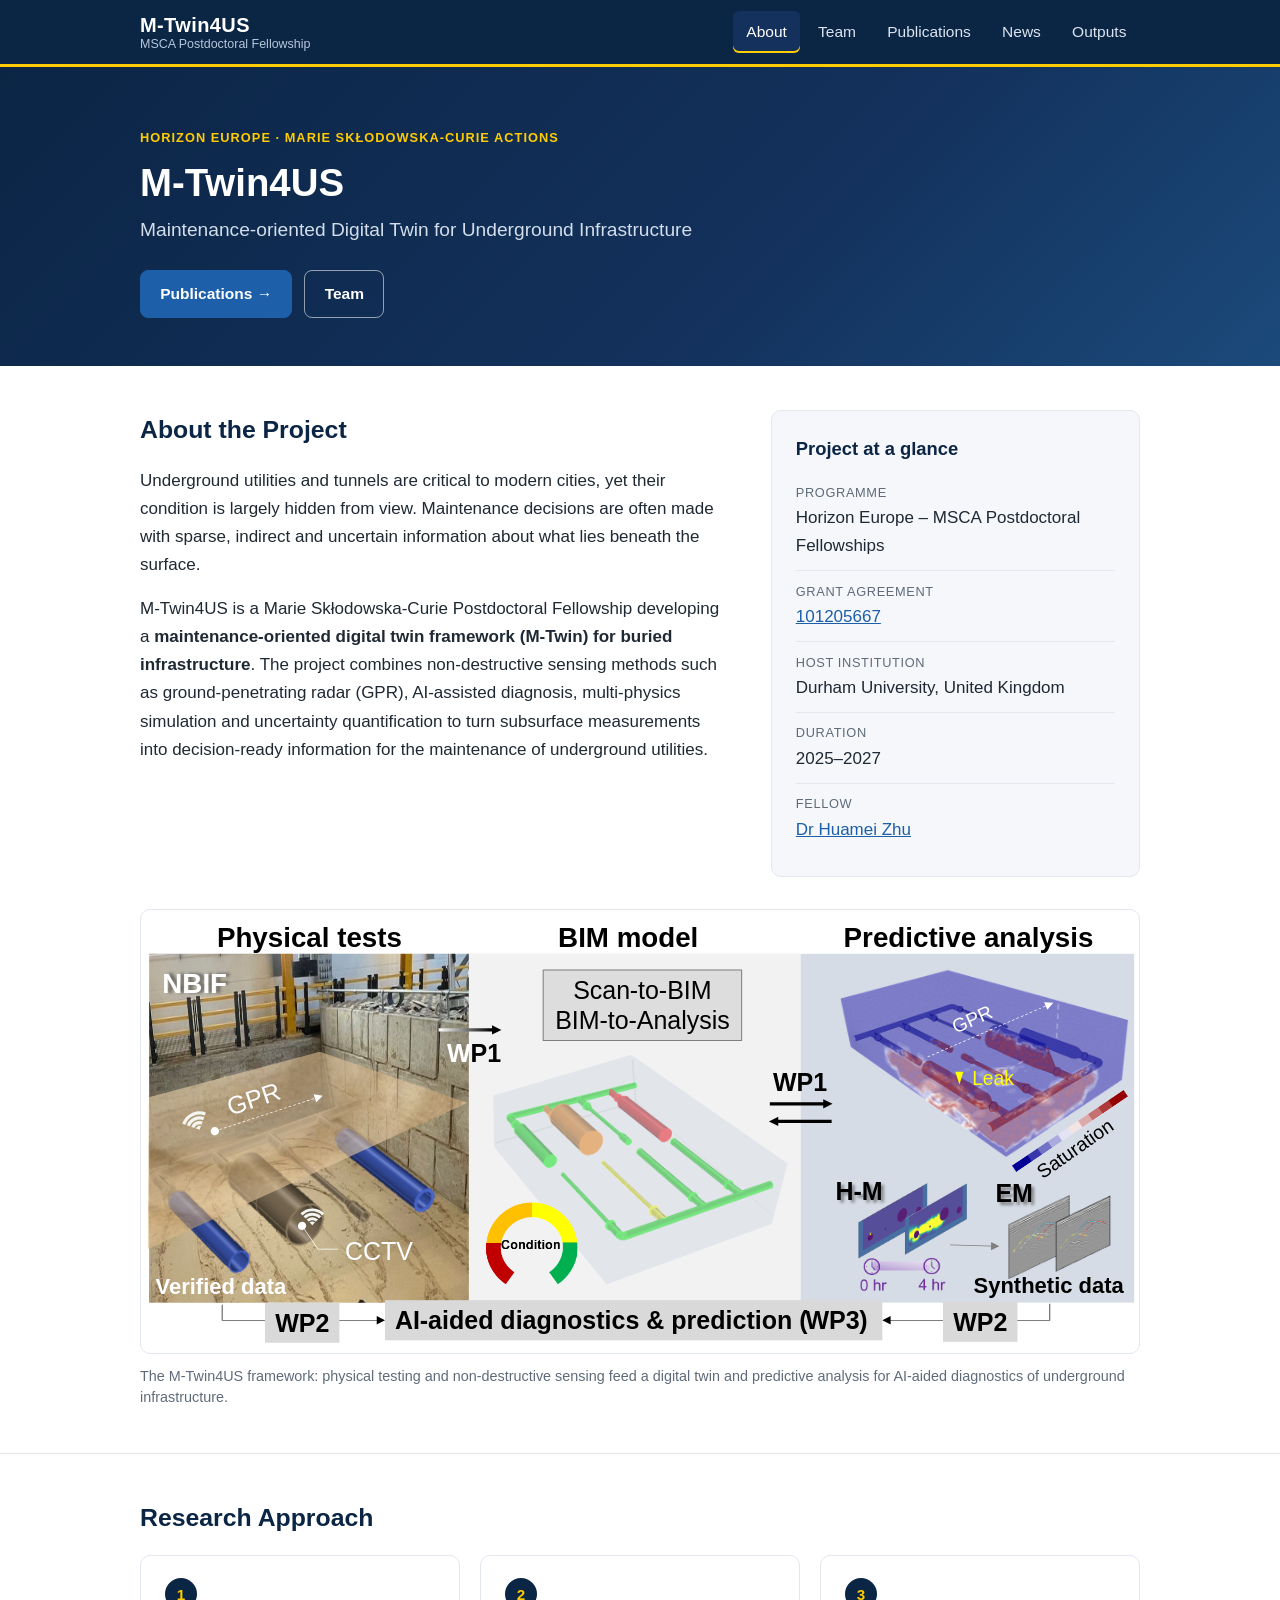
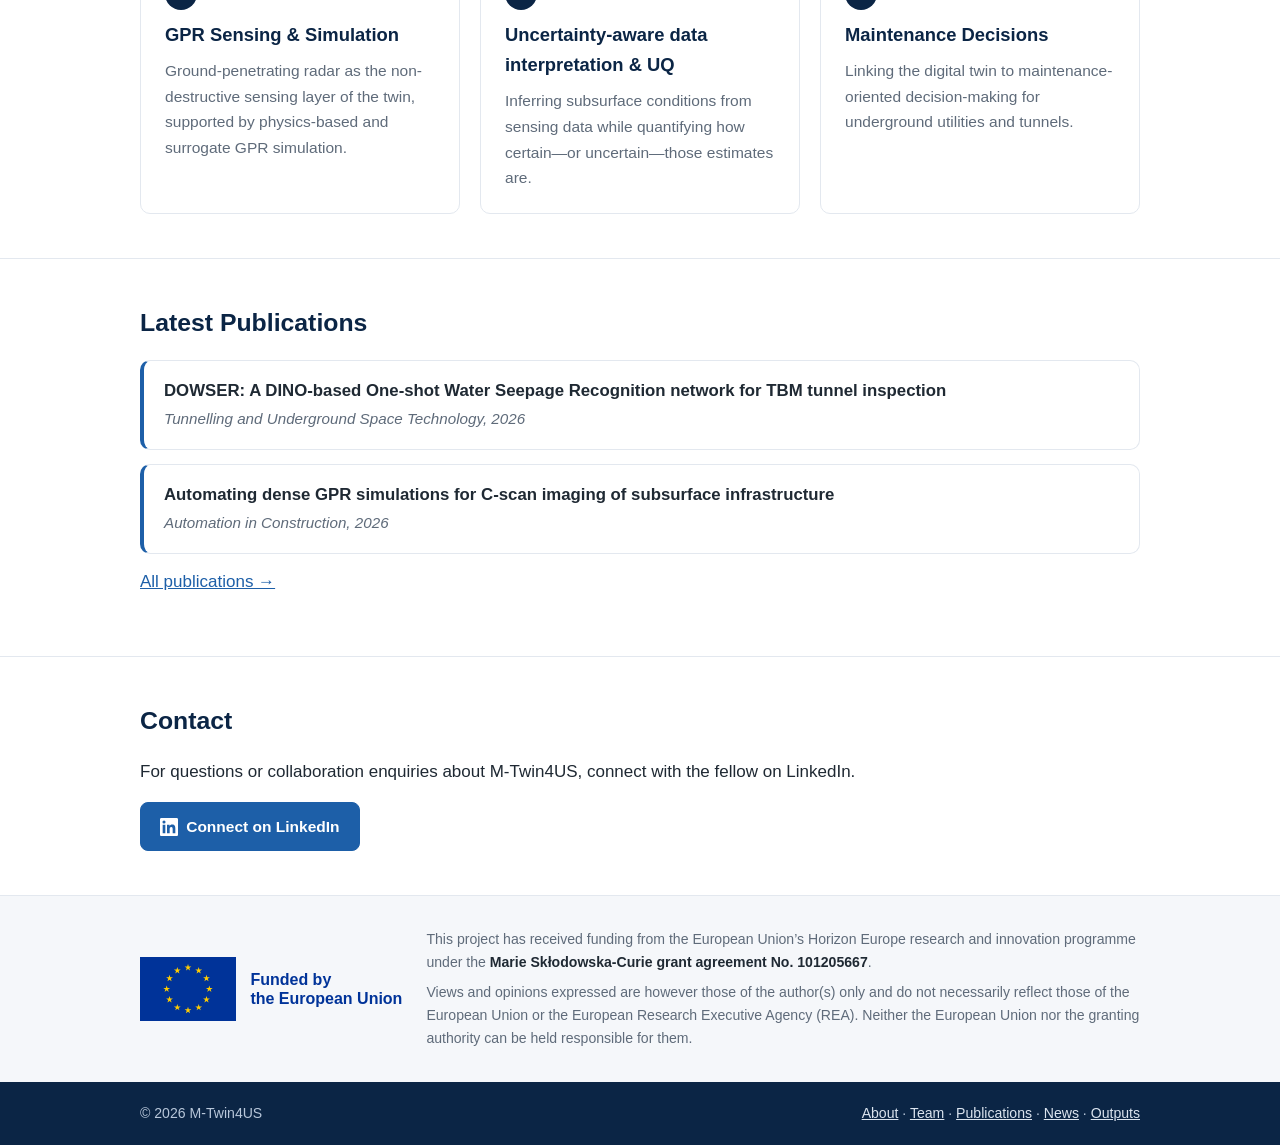
<file: index.html>
<!DOCTYPE html>
<html lang="en">
<head>
    <meta charset="UTF-8">
    <meta name="viewport" content="width=device-width, initial-scale=1.0">
    <title>M-Twin4US | Maintenance-oriented Digital Twin for Underground Infrastructure</title>
    <meta name="description" content="M-Twin4US is a Marie Skłodowska-Curie Postdoctoral Fellowship developing a maintenance-oriented digital twin framework for buried infrastructure using ground-penetrating radar, Bayesian inversion and uncertainty quantification.">
    <meta property="og:type" content="website">
    <meta property="og:site_name" content="M-Twin4US">
    <meta property="og:title" content="M-Twin4US | Maintenance-oriented Digital Twin for Underground Infrastructure">
    <meta property="og:description" content="M-Twin4US is a Marie Skłodowska-Curie Postdoctoral Fellowship developing a maintenance-oriented digital twin framework for buried infrastructure using ground-penetrating radar, Bayesian inversion and uncertainty quantification.">
    <meta property="og:url" content="https://m-twin4us.org/">
    <link rel="canonical" href="https://m-twin4us.org/">
    <link rel="icon" href="/assets/img/favicon.svg" type="image/svg+xml">
    <link rel="stylesheet" href="/assets/css/style.css">
</head>
<body>
    <a class="skip-link" href="#main">Skip to content</a>
    <header class="site-header">
        <div class="container">
            <a class="brand" href="/">
                <strong>M-Twin4US</strong>
                <span>MSCA Postdoctoral Fellowship</span>
            </a>
            <button class="nav-toggle" type="button" aria-controls="site-nav" aria-expanded="false" aria-label="Toggle navigation">
                <svg viewBox="0 0 24 24" fill="none" stroke="currentColor" stroke-width="2" stroke-linecap="round" aria-hidden="true"><path d="M4 6h16M4 12h16M4 18h16"/></svg>
            </button>
            <nav class="site-nav" id="site-nav" aria-label="Main">
                <ul>
                    <li><a href="/" aria-current="page">About</a></li>
                    <li><a href="/team.html">Team</a></li>
                    <li><a href="/publications.html">Publications</a></li>
                    <li><a href="/news.html">News</a></li>
                    <li><a href="/outputs.html">Outputs</a></li>
                </ul>
            </nav>
        </div>
    </header>

    <main id="main">
        <section class="hero">
            <div class="container">
                <span class="eyebrow">Horizon Europe &middot; Marie Sk&#322;odowska-Curie Actions</span>
                <h1>M-Twin4US</h1>
                <p class="lead">Maintenance-oriented Digital Twin for Underground Infrastructure</p>
                <div class="btn-row">
                    <a class="btn" href="/publications.html">Publications &rarr;</a>
                    <a class="btn secondary" href="/team.html">Team</a>
                </div>
            </div>
        </section>

        <section class="section">
            <div class="container grid-2">
                <div>
                    <h2>About the Project</h2>
                    <p>Underground utilities and tunnels are critical to modern cities, yet their condition is largely hidden from view. Maintenance decisions are often made with sparse, indirect and uncertain information about what lies beneath the surface.</p>
                    <p>M-Twin4US is a Marie Sk&#322;odowska-Curie Postdoctoral Fellowship developing a <strong>maintenance-oriented digital twin framework (M-Twin) for buried infrastructure</strong>. The project combines non-destructive sensing methods such as ground-penetrating radar (GPR), AI-assisted diagnosis, multi-physics simulation and uncertainty quantification to turn subsurface measurements into decision-ready information for the maintenance of underground utilities.</p>
                </div>
                <aside class="card soft" aria-label="Project at a glance">
                    <h3>Project at a glance</h3>
                    <dl class="facts">
                        <div><dt>Programme</dt><dd>Horizon Europe &ndash; MSCA Postdoctoral Fellowships</dd></div>
                        <div><dt>Grant agreement</dt><dd><a href="https://cordis.europa.eu/project/id/101205667" target="_blank" rel="noopener">101205667</a></dd></div>
                        <div><dt>Host institution</dt><dd>Durham University, United Kingdom</dd></div>
                        <div><dt>Duration</dt><dd>2025&ndash;2027</dd></div>
                        <div><dt>Fellow</dt><dd><a href="https://www.durham.ac.uk/staff/huamei-zhu/" target="_blank" rel="noopener">Dr Huamei Zhu</a></dd></div>
                    </dl>
                </aside>
            </div>
            <div class="container">
                <figure class="project-figure">
                    <img src="/assets/img/project-framework.svg" alt="M-Twin4US framework: physical tests feed a real-time digital model via scan-to-BIM and BIM-to-analysis, which supports predictive analysis of soil-structure interaction and virtual sensing via multi-physics simulations, all informing diagnostics and predictions." loading="lazy" width="3309" height="1467">
                    <figcaption>The M-Twin4US framework: physical testing and non-destructive sensing feed a digital twin and predictive analysis for AI-aided diagnostics of underground infrastructure.</figcaption>
                </figure>
            </div>
        </section>

        <section class="section">
            <div class="container">
                <h2>Research Approach</h2>
                <div class="grid-3">
                    <div class="card pillar">
                        <div class="num">1</div>
                        <h3>GPR Sensing &amp; Simulation</h3>
                        <p>Ground-penetrating radar as the non-destructive sensing layer of the twin, supported by physics-based and surrogate GPR simulation.</p>
                    </div>
                    <div class="card pillar">
                        <div class="num">2</div>
                        <h3>Uncertainty-aware data interpretation &amp; UQ</h3>
                        <p>Inferring subsurface conditions from sensing data while quantifying how certain&mdash;or uncertain&mdash;those estimates are.</p>
                    </div>
                    <div class="card pillar">
                        <div class="num">3</div>
                        <h3>Maintenance Decisions</h3>
                        <p>Linking the digital twin to maintenance-oriented decision-making for underground utilities and tunnels.</p>
                    </div>
                </div>
            </div>
        </section>

        <section class="section">
            <div class="container">
                <h2>Latest Publications</h2>
                <ul class="pub-list">
                    <li class="pub">
                        <p class="pub-title"><a href="/publications.html">DOWSER: A DINO-based One-shot Water Seepage Recognition network for TBM tunnel inspection</a></p>
                        <p class="pub-venue">Tunnelling and Underground Space Technology, 2026</p>
                    </li>
                    <li class="pub">
                        <p class="pub-title"><a href="/publications.html">Automating dense GPR simulations for C-scan imaging of subsurface infrastructure</a></p>
                        <p class="pub-venue">Automation in Construction, 2026</p>
                    </li>
                </ul>
                <p><a href="/publications.html">All publications &rarr;</a></p>
            </div>
        </section>

        <section class="section" id="contact">
            <div class="container">
                <h2>Contact</h2>
                <p>For questions or collaboration enquiries about M-Twin4US, connect with the fellow on LinkedIn.</p>
                <div class="btn-row">
                    <a class="btn" href="https://www.linkedin.com/in/huamei-zhu-478a93173/" target="_blank" rel="noopener">
                        <svg viewBox="0 0 24 24" width="18" height="18" fill="currentColor" aria-hidden="true" style="margin-right:.1rem"><path d="M20.45 20.45h-3.56v-5.57c0-1.33-.02-3.04-1.85-3.04-1.85 0-2.14 1.45-2.14 2.94v5.67H9.35V9h3.41v1.56h.05c.48-.9 1.64-1.85 3.37-1.85 3.6 0 4.27 2.37 4.27 5.46zM5.34 7.43a2.07 2.07 0 1 1 0-4.14 2.07 2.07 0 0 1 0 4.14zM7.12 20.45H3.56V9h3.56zM22.22 0H1.77C.79 0 0 .77 0 1.73v20.54C0 23.22.79 24 1.77 24h20.45c.98 0 1.78-.78 1.78-1.73V1.73C24 .77 23.2 0 22.22 0z"/></svg>
                        Connect on LinkedIn
                    </a>
                </div>
            </div>
        </section>
    </main>

    <section class="funding" aria-label="Funding acknowledgement">
        <div class="container">
            <div class="eu-emblem">
                <img src="/assets/img/eu-flag.svg" alt="Flag of the European Union" width="96" height="64">
                <span>Funded by<br>the European Union</span>
            </div>
            <div>
                <p>This project has received funding from the European Union&rsquo;s Horizon Europe research and innovation programme under the <strong>Marie Sk&#322;odowska-Curie grant agreement No. 101205667</strong>.</p>
                <p>Views and opinions expressed are however those of the author(s) only and do not necessarily reflect those of the European Union or the European Research Executive Agency (REA). Neither the European Union nor the granting authority can be held responsible for them.</p>
            </div>
        </div>
    </section>
    <footer class="site-footer">
        <div class="container">
            <span>&copy; 2026 M-Twin4US</span>
            <span><a href="/">About</a> &middot; <a href="/team.html">Team</a> &middot; <a href="/publications.html">Publications</a> &middot; <a href="/news.html">News</a> &middot; <a href="/outputs.html">Outputs</a></span>
        </div>
    </footer>
    <script src="/assets/js/main.js"></script>
</body>
</html>
</file>
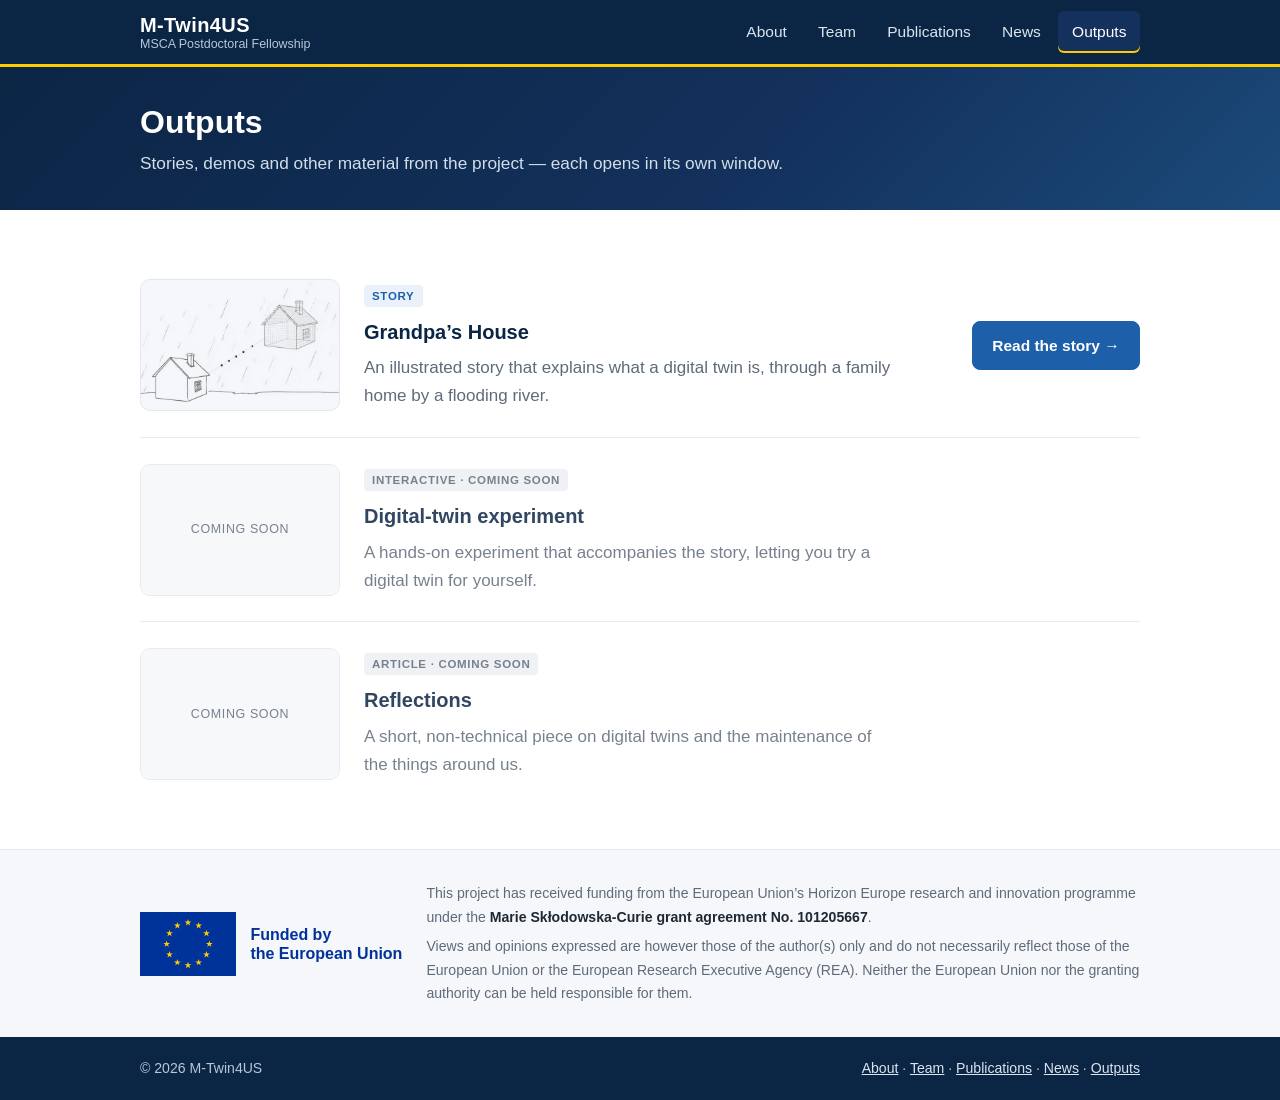
<file: dashboard.html>
<!DOCTYPE html>
<html lang="en">
<head>
    <meta charset="UTF-8">
    <title>GPR4Net Dashboard | M-Twin4US</title>
    <meta http-equiv="refresh" content="0; url=/outputs.html#dashboard">
    <link rel="canonical" href="https://m-twin4us.org/outputs.html">
</head>
<body>
    <p>The dashboard has moved to <a href="/outputs.html#dashboard">Outputs</a>.</p>
</body>
</html>
</file>
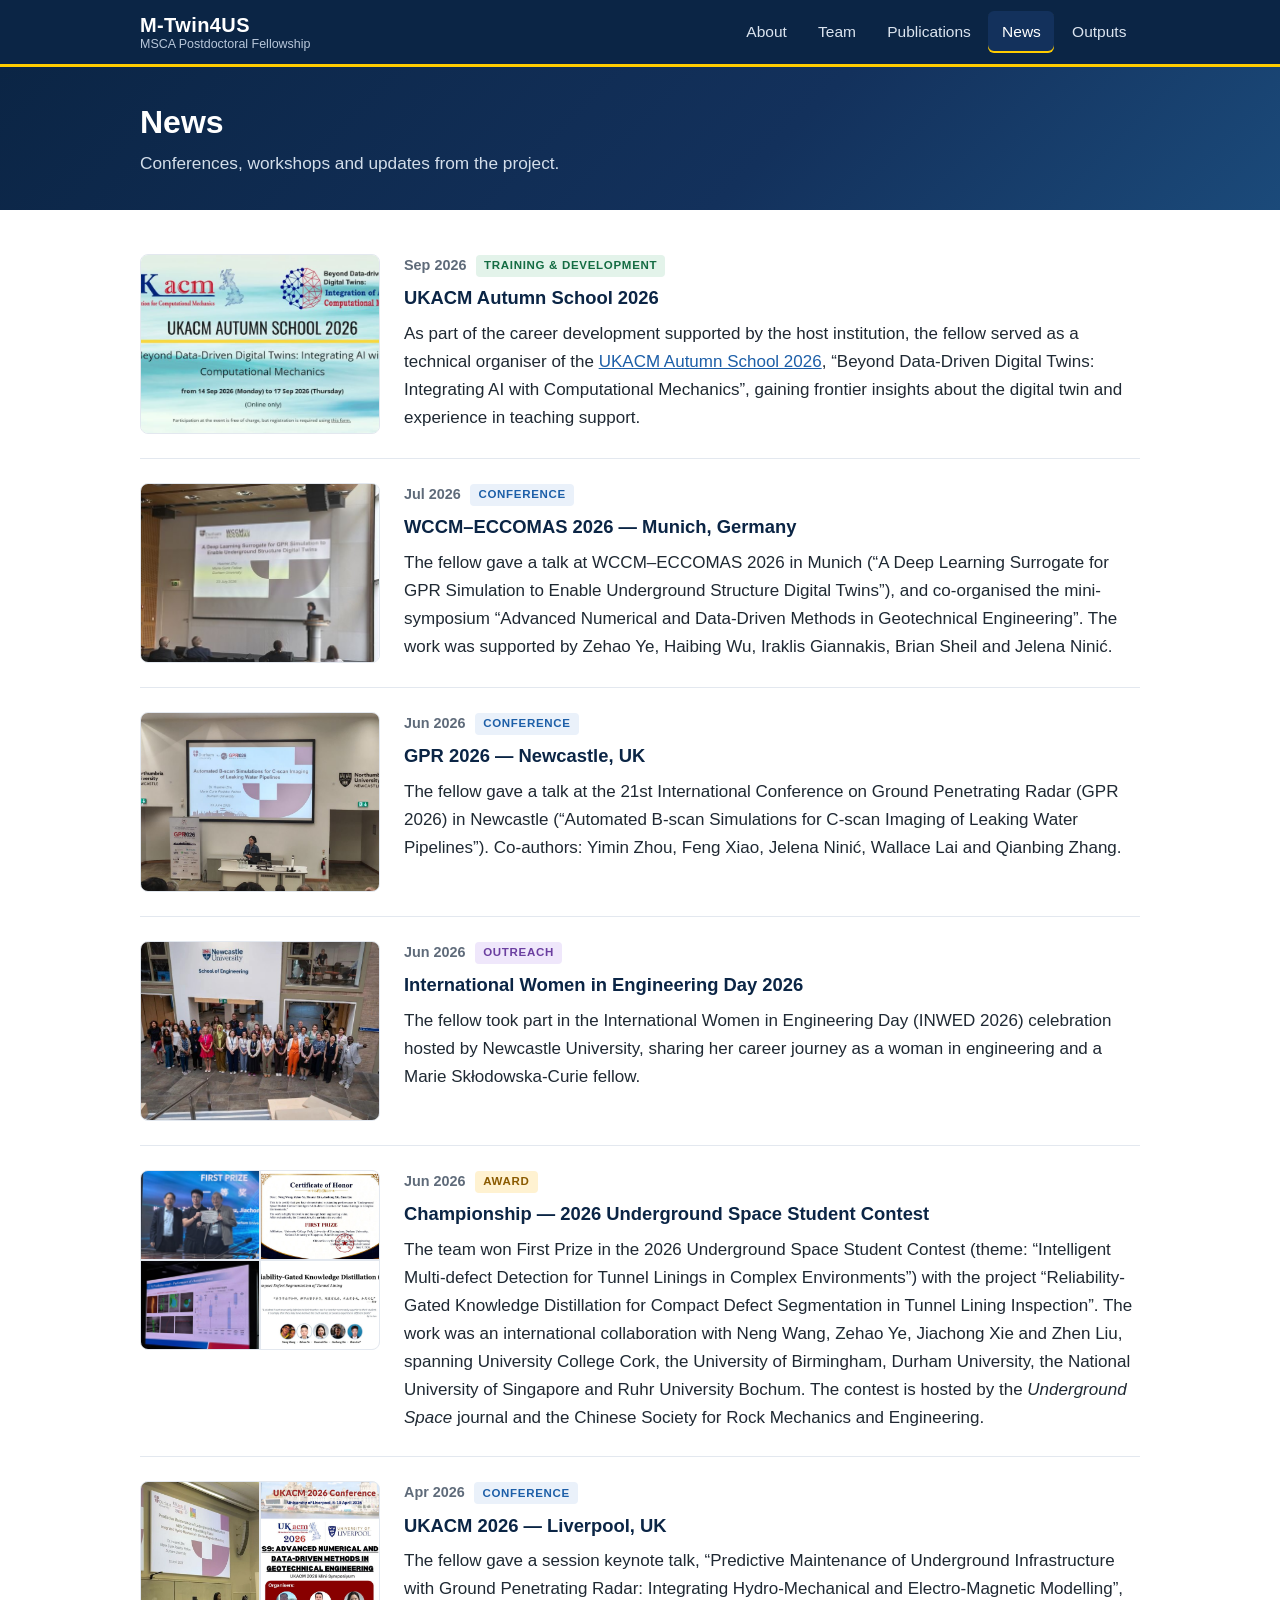
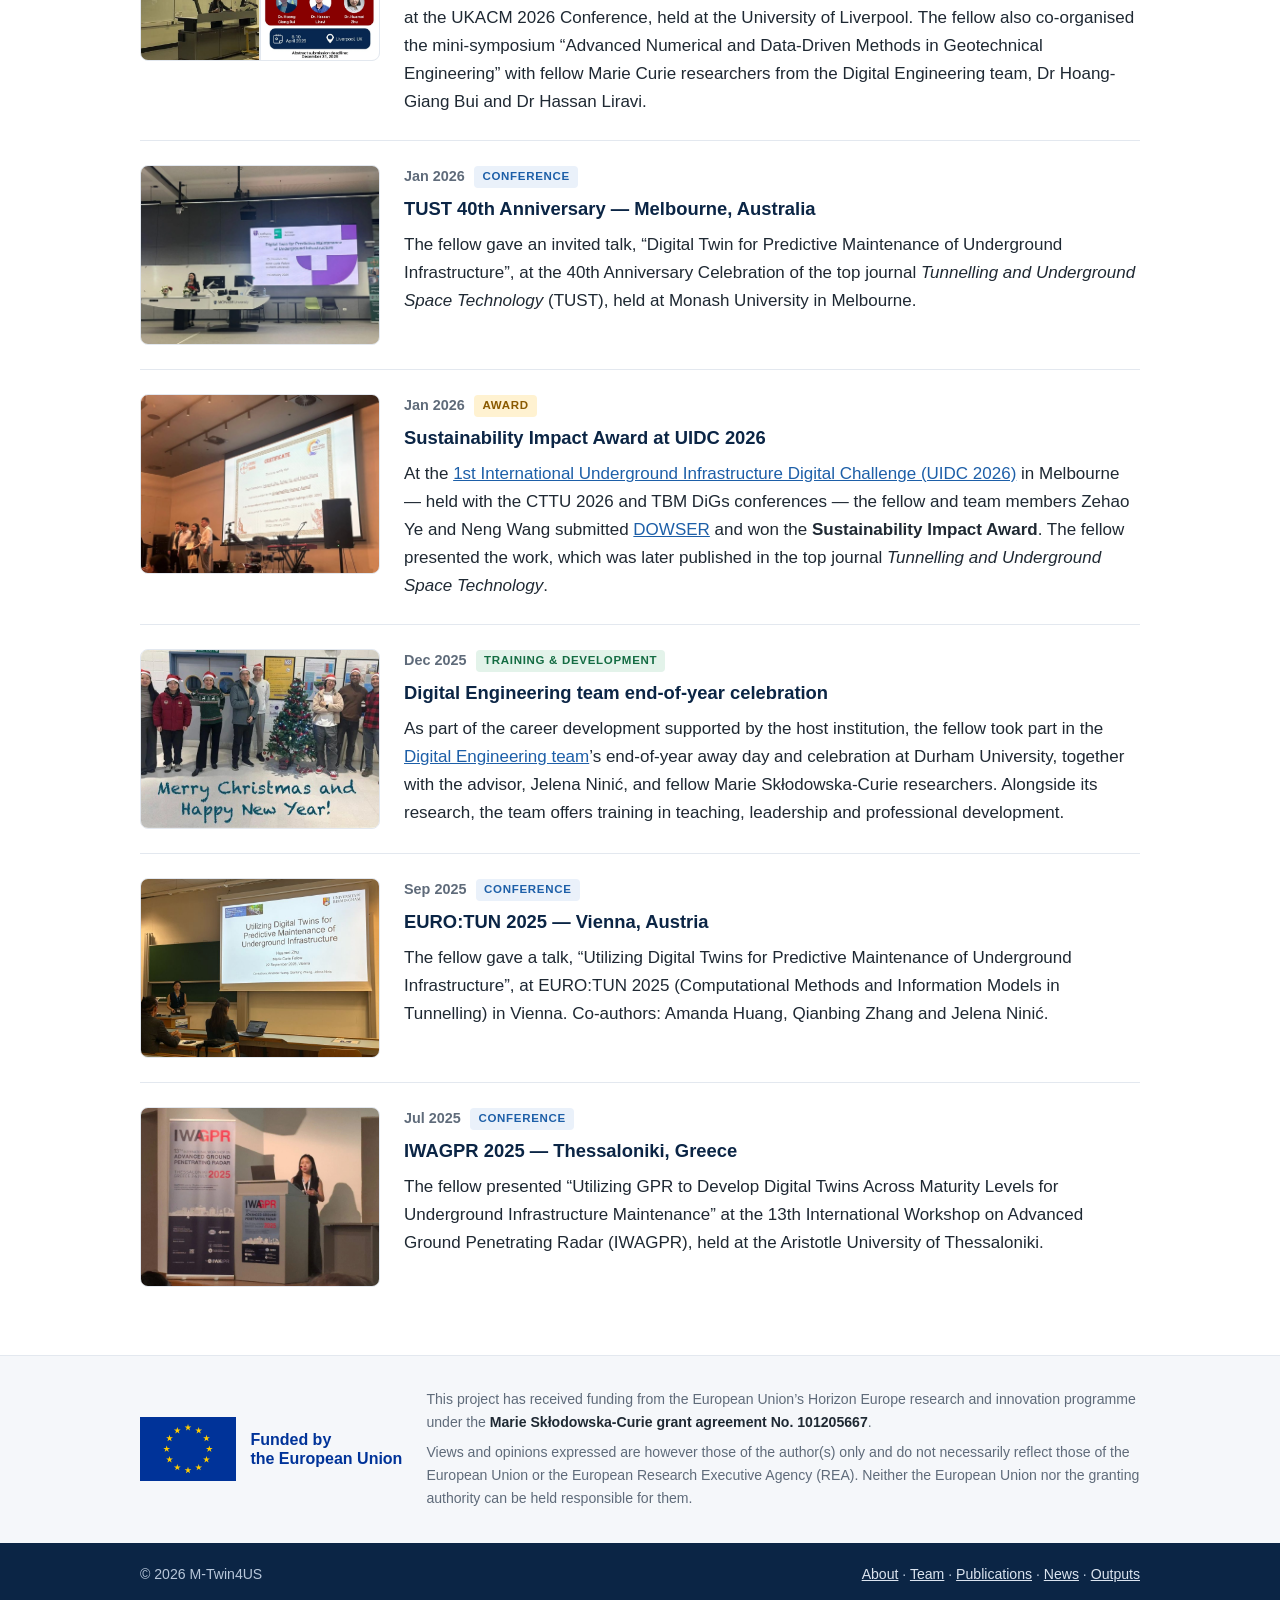
<file: news.html>
<!DOCTYPE html>
<html lang="en">
<head>
    <meta charset="UTF-8">
    <meta name="viewport" content="width=device-width, initial-scale=1.0">
    <title>News | M-Twin4US</title>
    <meta name="description" content="News and events from the M-Twin4US project, including conferences and workshops.">
    <meta property="og:type" content="website">
    <meta property="og:site_name" content="M-Twin4US">
    <meta property="og:title" content="News | M-Twin4US">
    <meta property="og:description" content="News and events from the M-Twin4US project, including conferences and workshops.">
    <meta property="og:url" content="https://m-twin4us.org/news.html">
    <link rel="canonical" href="https://m-twin4us.org/news.html">
    <link rel="icon" href="/assets/img/favicon.svg" type="image/svg+xml">
    <link rel="stylesheet" href="/assets/css/style.css">
</head>
<body>
    <a class="skip-link" href="#main">Skip to content</a>
    <header class="site-header">
        <div class="container">
            <a class="brand" href="/">
                <strong>M-Twin4US</strong>
                <span>MSCA Postdoctoral Fellowship</span>
            </a>
            <button class="nav-toggle" type="button" aria-controls="site-nav" aria-expanded="false" aria-label="Toggle navigation">
                <svg viewBox="0 0 24 24" fill="none" stroke="currentColor" stroke-width="2" stroke-linecap="round" aria-hidden="true"><path d="M4 6h16M4 12h16M4 18h16"/></svg>
            </button>
            <nav class="site-nav" id="site-nav" aria-label="Main">
                <ul>
                    <li><a href="/">About</a></li>
                    <li><a href="/team.html">Team</a></li>
                    <li><a href="/publications.html">Publications</a></li>
                    <li><a href="/news.html" aria-current="page">News</a></li>
                    <li><a href="/outputs.html">Outputs</a></li>
                </ul>
            </nav>
        </div>
    </header>

    <main id="main">
        <section class="hero page-hero">
            <div class="container">
                <h1>News</h1>
                <p class="lead">Conferences, workshops and updates from the project.</p>
            </div>
        </section>

        <section class="section">
            <div class="container">
                <ul class="news-list">
                    <li class="news-item">
                        <div class="news-media">
                            <img src="/assets/img/news/ukacm-school-2026.jpg" alt="Banner for the UKACM Autumn School 2026: Beyond Data-Driven Digital Twins." loading="lazy" width="1000" height="560">
                        </div>
                        <div class="news-body">
                            <p class="news-meta"><time datetime="2026-09-14">Sep 2026</time> <span class="news-tag career">Training &amp; development</span></p>
                            <h3>UKACM Autumn School 2026</h3>
                            <p>As part of the career development supported by the host institution, the fellow served as a technical organiser of the <a href="https://www.ukacm-school.uk/" target="_blank" rel="noopener">UKACM Autumn School 2026</a>, &ldquo;Beyond Data-Driven Digital Twins: Integrating AI with Computational Mechanics&rdquo;, gaining frontier insights about the digital twin and experience in teaching support.</p>
                        </div>
                    </li>
                    <li class="news-item">
                        <div class="news-media">
                            <img src="/assets/img/news/wccm-2026.jpg" alt="Huamei Zhu giving a talk at WCCM-ECCOMAS 2026 in Munich, with the title slide on screen." loading="lazy" width="900" height="675">
                        </div>
                        <div class="news-body">
                            <p class="news-meta"><time datetime="2026-07-23">Jul 2026</time> <span class="news-tag">Conference</span></p>
                            <h3>WCCM&ndash;ECCOMAS 2026 &mdash; Munich, Germany</h3>
                            <p>The fellow gave a talk at WCCM&ndash;ECCOMAS 2026 in Munich (&ldquo;A Deep Learning Surrogate for GPR Simulation to Enable Underground Structure Digital Twins&rdquo;), and co-organised the mini-symposium &ldquo;Advanced Numerical and Data-Driven Methods in Geotechnical Engineering&rdquo;. The work was supported by Zehao Ye, Haibing Wu, Iraklis Giannakis, Brian Sheil and Jelena Nini&#263;.</p>
                        </div>
                    </li>
                    <li class="news-item">
                        <div class="news-media">
                            <img src="/assets/img/news/gpr-2026.jpg" alt="Huamei Zhu giving a talk at GPR 2026 in Newcastle, with the title slide on screen." loading="lazy" width="900" height="675">
                        </div>
                        <div class="news-body">
                            <p class="news-meta"><time datetime="2026-06-23">Jun 2026</time> <span class="news-tag">Conference</span></p>
                            <h3>GPR 2026 &mdash; Newcastle, UK</h3>
                            <p>The fellow gave a talk at the 21st International Conference on Ground Penetrating Radar (GPR 2026) in Newcastle (&ldquo;Automated B-scan Simulations for C-scan Imaging of Leaking Water Pipelines&rdquo;). Co-authors: Yimin Zhou, Feng Xiao, Jelena Nini&#263;, Wallace Lai and Qianbing Zhang.</p>
                        </div>
                    </li>
                    <li class="news-item">
                        <div class="news-media">
                            <img src="/assets/img/news/inwed-2026.jpg" alt="Group photo at the International Women in Engineering Day 2026 celebration, Newcastle University School of Engineering." loading="lazy" width="1000" height="667">
                        </div>
                        <div class="news-body">
                            <p class="news-meta"><time datetime="2026-06-22">Jun 2026</time> <span class="news-tag outreach">Outreach</span></p>
                            <h3>International Women in Engineering Day 2026</h3>
                            <p>The fellow took part in the International Women in Engineering Day (INWED 2026) celebration hosted by Newcastle University, sharing her career journey as a woman in engineering and a Marie Sk&#322;odowska-Curie fellow.</p>
                        </div>
                    </li>
                    <li class="news-item">
                        <div class="news-media imgs-4">
                            <img src="/assets/img/news/usc-stage-2026.jpg" alt="Team receiving the First Prize certificate at the 2026 Underground Space Student Contest." loading="lazy" width="480" height="360">
                            <img src="/assets/img/news/usc-cert-2026.jpg" alt="First Prize Certificate of Honor for the 2026 Underground Space Student Contest." loading="lazy" width="800" height="564">
                            <img src="/assets/img/news/usc-result-2026.jpg" alt="Slide showing the champion team's defect-segmentation performance by category." loading="lazy" width="1000" height="750">
                            <img src="/assets/img/news/usc-team-2026.jpg" alt="Team members behind the Reliability-Gated Knowledge Distillation project." loading="lazy" width="1000" height="559">
                        </div>
                        <div class="news-body">
                            <p class="news-meta"><time datetime="2026-06-07">Jun 2026</time> <span class="news-tag award">Award</span></p>
                            <h3>Championship &mdash; 2026 Underground Space Student Contest</h3>
                            <p>The team won First Prize in the 2026 Underground Space Student Contest (theme: &ldquo;Intelligent Multi-defect Detection for Tunnel Linings in Complex Environments&rdquo;) with the project &ldquo;Reliability-Gated Knowledge Distillation for Compact Defect Segmentation in Tunnel Lining Inspection&rdquo;. The work was an international collaboration with Neng Wang, Zehao Ye, Jiachong Xie and Zhen Liu, spanning University College Cork, the University of Birmingham, Durham University, the National University of Singapore and Ruhr University Bochum. The contest is hosted by the <em>Underground Space</em> journal and the Chinese Society for Rock Mechanics and Engineering.</p>
                        </div>
                    </li>
                    <li class="news-item">
                        <div class="news-media imgs-2">
                            <img src="/assets/img/news/ukacm-2026.jpg" alt="Huamei Zhu giving a session keynote talk at the UKACM 2026 Conference, University of Liverpool." loading="lazy" width="480" height="640">
                            <img src="/assets/img/news/ukacm-poster-2026.jpg" alt="Poster for the UKACM 2026 mini-symposium on advanced numerical and data-driven methods in geotechnical engineering." loading="lazy" width="800" height="1131">
                        </div>
                        <div class="news-body">
                            <p class="news-meta"><time datetime="2026-04-08">Apr 2026</time> <span class="news-tag">Conference</span></p>
                            <h3>UKACM 2026 &mdash; Liverpool, UK</h3>
                            <p>The fellow gave a session keynote talk, &ldquo;Predictive Maintenance of Underground Infrastructure with Ground Penetrating Radar: Integrating Hydro-Mechanical and Electro-Magnetic Modelling&rdquo;, at the UKACM 2026 Conference, held at the University of Liverpool. The fellow also co-organised the mini-symposium &ldquo;Advanced Numerical and Data-Driven Methods in Geotechnical Engineering&rdquo; with fellow Marie Curie researchers from the Digital Engineering team, Dr Hoang-Giang Bui and Dr Hassan Liravi.</p>
                        </div>
                    </li>
                    <li class="news-item">
                        <div class="news-media">
                            <img src="/assets/img/news/tust40-2026.jpg" alt="Huamei Zhu giving an invited talk at the TUST 40th Anniversary celebration at Monash University, Melbourne." loading="lazy" width="1000" height="750">
                        </div>
                        <div class="news-body">
                            <p class="news-meta"><time datetime="2026-01-20">Jan 2026</time> <span class="news-tag">Conference</span></p>
                            <h3>TUST 40th Anniversary &mdash; Melbourne, Australia</h3>
                            <p>The fellow gave an invited talk, &ldquo;Digital Twin for Predictive Maintenance of Underground Infrastructure&rdquo;, at the 40th Anniversary Celebration of the top journal <em>Tunnelling and Underground Space Technology</em> (TUST), held at Monash University in Melbourne.</p>
                        </div>
                    </li>
                    <li class="news-item">
                        <div class="news-media">
                            <img src="/assets/img/news/uidc-2026.jpg" alt="Huamei Zhu and team receiving the Sustainability Impact Award at UIDC 2026 in Melbourne." loading="lazy" width="1000" height="871">
                        </div>
                        <div class="news-body">
                            <p class="news-meta"><time datetime="2026-01-19">Jan 2026</time> <span class="news-tag award">Award</span></p>
                            <h3>Sustainability Impact Award at UIDC 2026</h3>
                            <p>At the <a href="https://www.monash.edu/engineering/tunnel2026/uidc2026" target="_blank" rel="noopener">1st International Underground Infrastructure Digital Challenge (UIDC 2026)</a> in Melbourne &mdash; held with the CTTU 2026 and TBM DiGs conferences &mdash; the fellow and team members Zehao Ye and Neng Wang submitted <a href="https://www.sciencedirect.com/science/article/pii/S0886779826005158" target="_blank" rel="noopener">DOWSER</a> and won the <strong>Sustainability Impact Award</strong>. The fellow presented the work, which was later published in the top journal <em>Tunnelling and Underground Space Technology</em>.</p>
                        </div>
                    </li>
                    <li class="news-item">
                        <div class="news-media">
                            <img src="/assets/img/news/digeng-xmas-2025.jpg" alt="The Digital Engineering team at Durham University at their end-of-year celebration." loading="lazy" width="800" height="519">
                        </div>
                        <div class="news-body">
                            <p class="news-meta"><time datetime="2025-12-17">Dec 2025</time> <span class="news-tag career">Training &amp; development</span></p>
                            <h3>Digital Engineering team end-of-year celebration</h3>
                            <p>As part of the career development supported by the host institution, the fellow took part in the <a href="https://www.jelena-ninic.org/research-team" target="_blank" rel="noopener">Digital Engineering team</a>&rsquo;s end-of-year away day and celebration at Durham University, together with the advisor, Jelena Nini&#263;, and fellow Marie Sk&#322;odowska-Curie researchers. Alongside its research, the team offers training in teaching, leadership and professional development.</p>
                        </div>
                    </li>
                    <li class="news-item">
                        <div class="news-media">
                            <img src="/assets/img/news/eurotun-2025.jpg" alt="Huamei Zhu presenting at EURO:TUN 2025 in Vienna, with the talk title slide on screen." loading="lazy" width="800" height="600">
                        </div>
                        <div class="news-body">
                            <p class="news-meta"><time datetime="2025-09-22">Sep 2025</time> <span class="news-tag">Conference</span></p>
                            <h3>EURO:TUN 2025 &mdash; Vienna, Austria</h3>
                            <p>The fellow gave a talk, &ldquo;Utilizing Digital Twins for Predictive Maintenance of Underground Infrastructure&rdquo;, at EURO:TUN 2025 (Computational Methods and Information Models in Tunnelling) in Vienna. Co-authors: Amanda Huang, Qianbing Zhang and Jelena Nini&#263;.</p>
                        </div>
                    </li>
                    <li class="news-item">
                        <div class="news-media">
                            <img src="/assets/img/news/iwagpr-2025.jpg" alt="Huamei Zhu presenting at IWAGPR 2025 in Thessaloniki, Greece." loading="lazy" width="1280" height="960">
                        </div>
                        <div class="news-body">
                            <p class="news-meta"><time datetime="2025-07-02">Jul 2025</time> <span class="news-tag">Conference</span></p>
                            <h3>IWAGPR 2025 &mdash; Thessaloniki, Greece</h3>
                            <p>The fellow presented &ldquo;Utilizing GPR to Develop Digital Twins Across Maturity Levels for Underground Infrastructure Maintenance&rdquo; at the 13th International Workshop on Advanced Ground Penetrating Radar (IWAGPR), held at the Aristotle University of Thessaloniki.</p>
                        </div>
                    </li>
                    <!-- Add newer entries above this line; copy a <li class="news-item"> block and edit it.
                         For an entry without a photo, omit the <div class="news-media"> block. -->
                </ul>
            </div>
        </section>
    </main>

    <section class="funding" aria-label="Funding acknowledgement">
        <div class="container">
            <div class="eu-emblem">
                <img src="/assets/img/eu-flag.svg" alt="Flag of the European Union" width="96" height="64">
                <span>Funded by<br>the European Union</span>
            </div>
            <div>
                <p>This project has received funding from the European Union&rsquo;s Horizon Europe research and innovation programme under the <strong>Marie Sk&#322;odowska-Curie grant agreement No. 101205667</strong>.</p>
                <p>Views and opinions expressed are however those of the author(s) only and do not necessarily reflect those of the European Union or the European Research Executive Agency (REA). Neither the European Union nor the granting authority can be held responsible for them.</p>
            </div>
        </div>
    </section>
    <footer class="site-footer">
        <div class="container">
            <span>&copy; 2026 M-Twin4US</span>
            <span><a href="/">About</a> &middot; <a href="/team.html">Team</a> &middot; <a href="/publications.html">Publications</a> &middot; <a href="/news.html">News</a> &middot; <a href="/outputs.html">Outputs</a></span>
        </div>
    </footer>
    <script src="/assets/js/main.js"></script>
</body>
</html>
</file>
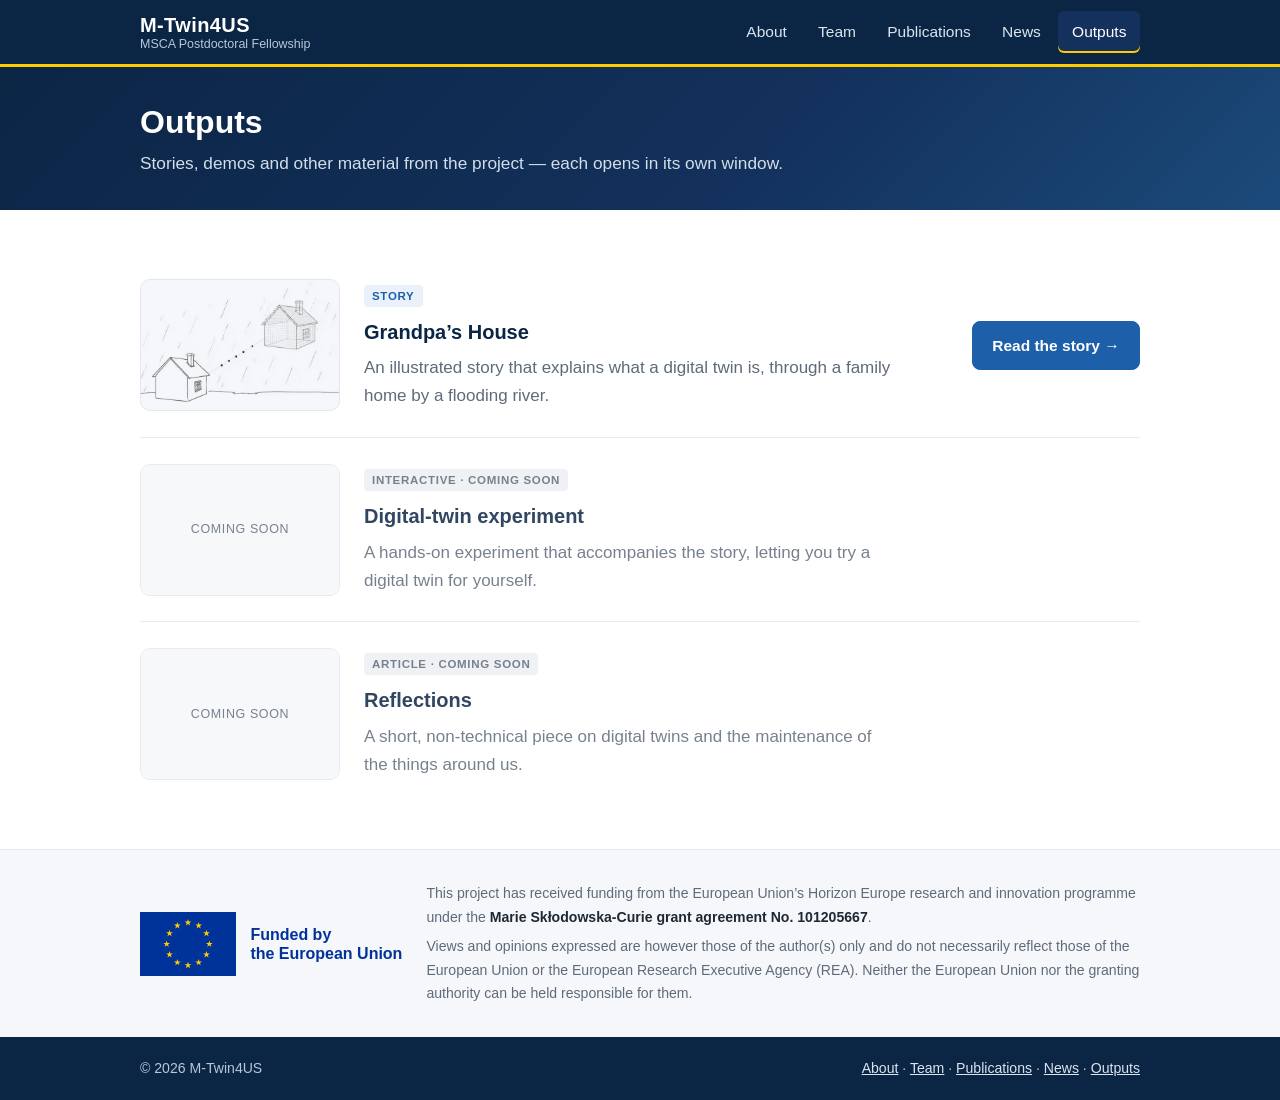
<file: outputs.html>
<!DOCTYPE html>
<html lang="en">
<head>
    <meta charset="UTF-8">
    <meta name="viewport" content="width=device-width, initial-scale=1.0">
    <title>Outputs | M-Twin4US</title>
    <meta name="description" content="Software, demos, stories and other material from the M-Twin4US project.">
    <meta property="og:type" content="website">
    <meta property="og:site_name" content="M-Twin4US">
    <meta property="og:title" content="Outputs | M-Twin4US">
    <meta property="og:description" content="Software, demos, stories and other material from the M-Twin4US project.">
    <meta property="og:url" content="https://m-twin4us.org/outputs.html">
    <link rel="canonical" href="https://m-twin4us.org/outputs.html">
    <link rel="icon" href="/assets/img/favicon.svg" type="image/svg+xml">
    <link rel="stylesheet" href="/assets/css/style.css">
    <style>
        .out-rows{display:flex;flex-direction:column}
        .out-row{display:grid;grid-template-columns:200px 1fr auto;gap:1.5rem;align-items:center;padding:1.6rem 0;border-top:1px solid var(--line)}
        .out-row:first-child{border-top:none}
        .out-thumb{width:200px;height:132px;border:1px solid var(--line);border-radius:var(--radius);overflow:hidden;background:var(--bg-soft);display:flex;align-items:center;justify-content:center;flex-shrink:0}
        .out-thumb img{width:100%;height:100%;object-fit:cover;mix-blend-mode:multiply}
        .out-thumb.empty{color:var(--muted);font-size:.78rem;letter-spacing:.05em;text-transform:uppercase}
        .out-type{display:inline-block;font-size:.72rem;font-weight:700;letter-spacing:.06em;text-transform:uppercase;color:var(--accent);background:#eaf1fa;padding:.1rem .5rem;border-radius:4px}
        .out-type.soon{color:var(--muted);background:#eceff3}
        .out-row h3{margin:.45rem 0 .35rem;font-size:1.25rem;color:var(--navy)}
        .out-row .out-body p{margin:0;color:var(--muted);max-width:56ch}
        .out-row.soon{opacity:.85}
        .out-go{white-space:nowrap}
        @media(max-width:720px){.out-row{grid-template-columns:1fr;gap:.85rem}.out-thumb{width:100%;height:170px}}
    </style>
</head>
<body>
    <a class="skip-link" href="#main">Skip to content</a>
    <header class="site-header">
        <div class="container">
            <a class="brand" href="/">
                <strong>M-Twin4US</strong>
                <span>MSCA Postdoctoral Fellowship</span>
            </a>
            <button class="nav-toggle" type="button" aria-controls="site-nav" aria-expanded="false" aria-label="Toggle navigation">
                <svg viewBox="0 0 24 24" fill="none" stroke="currentColor" stroke-width="2" stroke-linecap="round" aria-hidden="true"><path d="M4 6h16M4 12h16M4 18h16"/></svg>
            </button>
            <nav class="site-nav" id="site-nav" aria-label="Main">
                <ul>
                    <li><a href="/">About</a></li>
                    <li><a href="/team.html">Team</a></li>
                    <li><a href="/publications.html">Publications</a></li>
                    <li><a href="/news.html">News</a></li>
                    <li><a href="/outputs.html" aria-current="page">Outputs</a></li>
                </ul>
            </nav>
        </div>
    </header>

    <main id="main">
        <section class="hero page-hero">
            <div class="container">
                <h1>Outputs</h1>
                <p class="lead">Stories, demos and other material from the project &mdash; each opens in its own window.</p>
            </div>
        </section>

        <section class="section">
            <div class="container">
                <div class="out-rows">

                    <article class="out-row">
                        <div class="out-thumb"><img src="/assets/img/story/scene11.png" alt="A house and its digital twin in the rain"></div>
                        <div class="out-body">
                            <span class="out-type">Story</span>
                            <h3>Grandpa&rsquo;s House</h3>
                            <p>An illustrated story that explains what a digital twin is, through a family home by a flooding river.</p>
                        </div>
                        <div class="out-go"><a class="btn" href="/story.html">Read the story &rarr;</a></div>
                    </article>

                    <!-- Hidden until the accompanying paper is published. To show again, remove the surrounding comment markers.
                    <article class="out-row" id="dashboard">
                        <div class="out-thumb"><img src="/assets/img/story/scene12.png" alt="GPR4Net dashboard preview"></div>
                        <div class="out-body">
                            <span class="out-type">Interactive demo</span>
                            <h3>GPR4Net dashboard</h3>
                            <p>A lightweight neural-network surrogate that predicts GPR B-scans in real time across three digital-twin scenarios. Opens in a new tab.</p>
                        </div>
                        <div class="out-go"><a class="btn" href="https://gpr4net-dashboard-hcnznvhbost56jzp3pn7be.streamlit.app/" target="_blank" rel="noopener">Open the dashboard &#8599;</a></div>
                    </article>
                    -->

                    <article class="out-row soon">
                        <div class="out-thumb empty">Coming soon</div>
                        <div class="out-body">
                            <span class="out-type soon">Interactive &middot; coming soon</span>
                            <h3>Digital-twin experiment</h3>
                            <p>A hands-on experiment that accompanies the story, letting you try a digital twin for yourself.</p>
                        </div>
                        <div class="out-go"></div>
                    </article>

                    <article class="out-row soon">
                        <div class="out-thumb empty">Coming soon</div>
                        <div class="out-body">
                            <span class="out-type soon">Article &middot; coming soon</span>
                            <h3>Reflections</h3>
                            <p>A short, non-technical piece on digital twins and the maintenance of the things around us.</p>
                        </div>
                        <div class="out-go"></div>
                    </article>

                </div>
            </div>
        </section>
    </main>

    <section class="funding" aria-label="Funding acknowledgement">
        <div class="container">
            <div class="eu-emblem">
                <img src="/assets/img/eu-flag.svg" alt="Flag of the European Union" width="96" height="64">
                <span>Funded by<br>the European Union</span>
            </div>
            <div>
                <p>This project has received funding from the European Union&rsquo;s Horizon Europe research and innovation programme under the <strong>Marie Sk&#322;odowska-Curie grant agreement No. 101205667</strong>.</p>
                <p>Views and opinions expressed are however those of the author(s) only and do not necessarily reflect those of the European Union or the European Research Executive Agency (REA). Neither the European Union nor the granting authority can be held responsible for them.</p>
            </div>
        </div>
    </section>
    <footer class="site-footer">
        <div class="container">
            <span>&copy; 2026 M-Twin4US</span>
            <span><a href="/">About</a> &middot; <a href="/team.html">Team</a> &middot; <a href="/publications.html">Publications</a> &middot; <a href="/news.html">News</a> &middot; <a href="/outputs.html">Outputs</a></span>
        </div>
    </footer>
    <script src="/assets/js/main.js"></script>
</body>
</html>
</file>
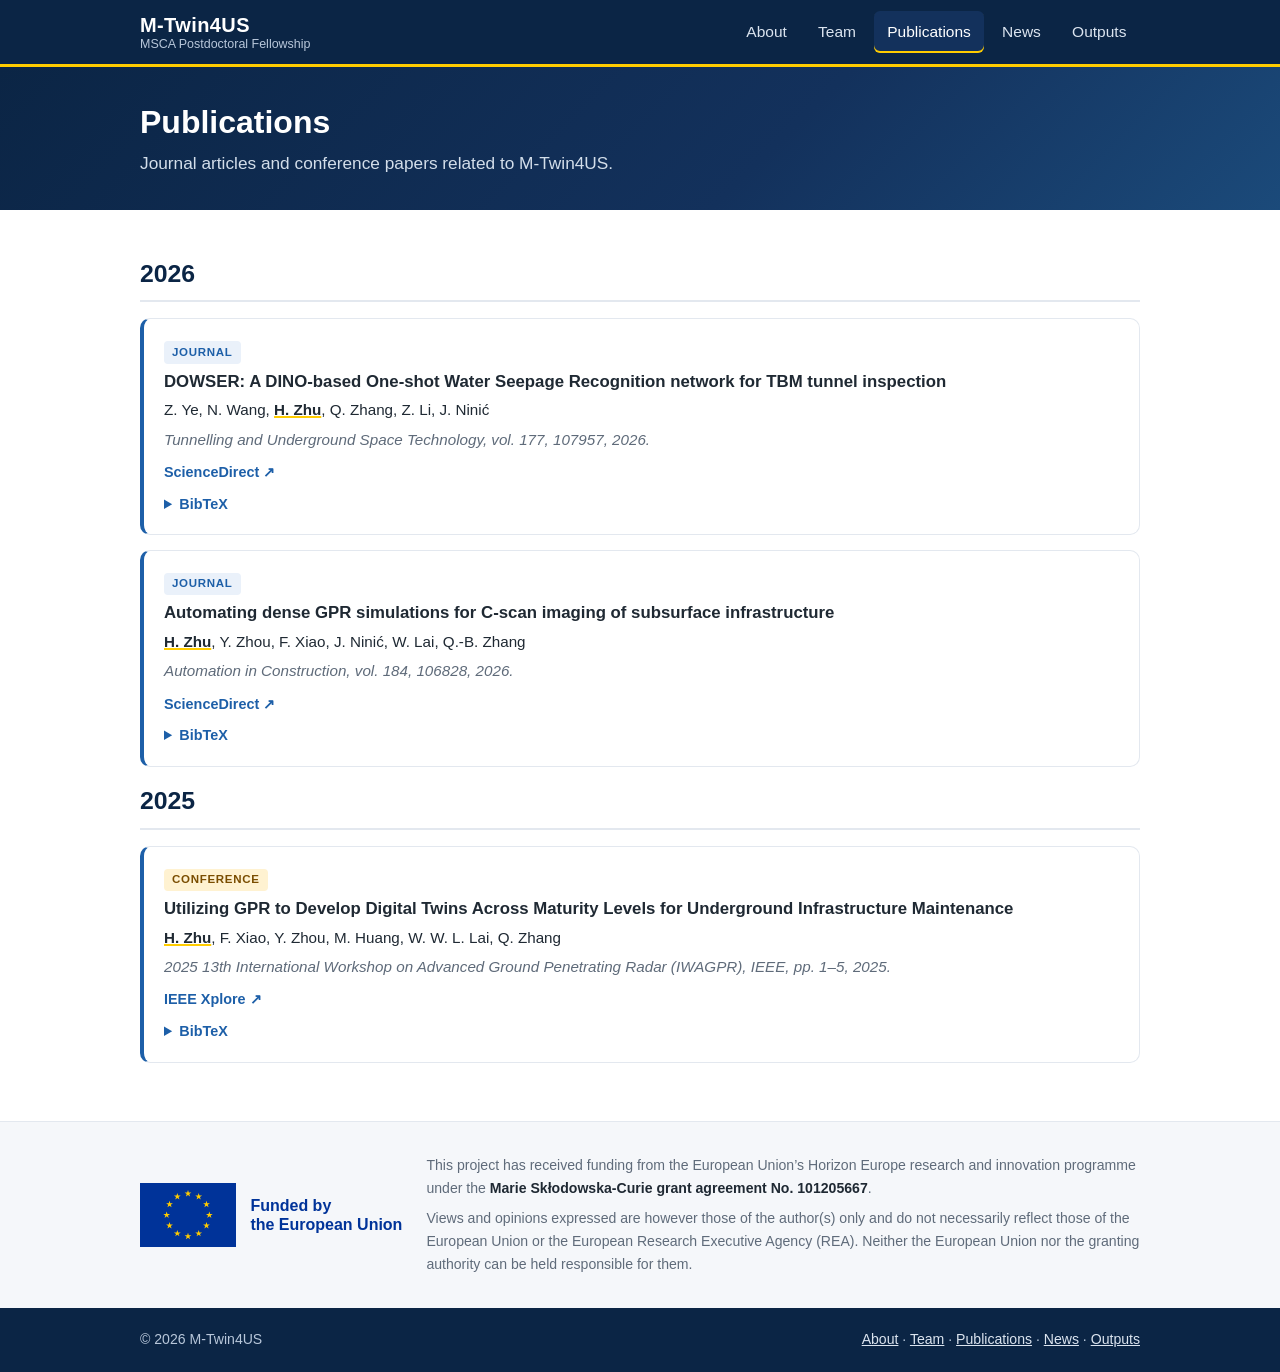
<file: publications.html>
<!DOCTYPE html>
<html lang="en">
<head>
    <meta charset="UTF-8">
    <meta name="viewport" content="width=device-width, initial-scale=1.0">
    <title>Publications | M-Twin4US</title>
    <meta name="description" content="Journal articles and conference papers from the M-Twin4US project.">
    <meta property="og:type" content="website">
    <meta property="og:site_name" content="M-Twin4US">
    <meta property="og:title" content="Publications | M-Twin4US">
    <meta property="og:description" content="Journal articles and conference papers from the M-Twin4US project.">
    <meta property="og:url" content="https://m-twin4us.org/publications.html">
    <link rel="canonical" href="https://m-twin4us.org/publications.html">
    <link rel="icon" href="/assets/img/favicon.svg" type="image/svg+xml">
    <link rel="stylesheet" href="/assets/css/style.css">
</head>
<body>
    <a class="skip-link" href="#main">Skip to content</a>
    <header class="site-header">
        <div class="container">
            <a class="brand" href="/">
                <strong>M-Twin4US</strong>
                <span>MSCA Postdoctoral Fellowship</span>
            </a>
            <button class="nav-toggle" type="button" aria-controls="site-nav" aria-expanded="false" aria-label="Toggle navigation">
                <svg viewBox="0 0 24 24" fill="none" stroke="currentColor" stroke-width="2" stroke-linecap="round" aria-hidden="true"><path d="M4 6h16M4 12h16M4 18h16"/></svg>
            </button>
            <nav class="site-nav" id="site-nav" aria-label="Main">
                <ul>
                    <li><a href="/">About</a></li>
                    <li><a href="/team.html">Team</a></li>
                    <li><a href="/publications.html" aria-current="page">Publications</a></li>
                    <li><a href="/news.html">News</a></li>
                    <li><a href="/outputs.html">Outputs</a></li>
                </ul>
            </nav>
        </div>
    </header>

    <main id="main">
        <section class="hero page-hero">
            <div class="container">
                <h1>Publications</h1>
                <p class="lead">Journal articles and conference papers related to M-Twin4US.</p>
            </div>
        </section>

        <section class="section">
            <div class="container">
                <h2 class="pub-year">2026</h2>
                <ol class="pub-list" reversed>
                    <li class="pub">
                        <span class="pub-type">Journal</span>
                        <p class="pub-title"><a href="https://www.sciencedirect.com/science/article/pii/S0886779826005158" target="_blank" rel="noopener">DOWSER: A DINO-based One-shot Water Seepage Recognition network for TBM tunnel inspection</a></p>
                        <p class="pub-authors">Z. Ye, N. Wang, <span class="me">H. Zhu</span>, Q. Zhang, Z. Li, J. Nini&#263;</p>
                        <p class="pub-venue">Tunnelling and Underground Space Technology, vol. 177, 107957, 2026.</p>
                        <div class="pub-links">
                            <a href="https://www.sciencedirect.com/science/article/pii/S0886779826005158" target="_blank" rel="noopener">ScienceDirect &#8599;</a>
                            <details>
                                <summary>BibTeX</summary>
<pre>@article{ye2026dowser,
  title={DOWSER: A DINO-based One-shot Water Seepage Recognition network for TBM tunnel inspection},
  author={Ye, Zehao and Wang, Neng and Zhu, Huamei and Zhang, Qian and Li, Zili and Nini{\'c}, Jelena},
  journal={Tunnelling and Underground Space Technology},
  volume={177},
  pages={107957},
  year={2026},
  publisher={Elsevier}
}</pre>
                            </details>
                        </div>
                    </li>
                    <li class="pub">
                        <span class="pub-type">Journal</span>
                        <p class="pub-title"><a href="https://www.sciencedirect.com/science/article/pii/S0926580526000695" target="_blank" rel="noopener">Automating dense GPR simulations for C-scan imaging of subsurface infrastructure</a></p>
                        <p class="pub-authors"><span class="me">H. Zhu</span>, Y. Zhou, F. Xiao, J. Nini&#263;, W. Lai, Q.-B. Zhang</p>
                        <p class="pub-venue">Automation in Construction, vol. 184, 106828, 2026.</p>
                        <div class="pub-links">
                            <a href="https://www.sciencedirect.com/science/article/pii/S0926580526000695" target="_blank" rel="noopener">ScienceDirect &#8599;</a>
                            <details>
                                <summary>BibTeX</summary>
<pre>@article{zhu2026automating,
  title={Automating dense GPR simulations for C-scan imaging of subsurface infrastructure},
  author={Zhu, Huamei and Zhou, Yimin and Xiao, Feng and Ninic, Jelena and Lai, Wallace and Zhang, Qian-bing},
  journal={Automation in Construction},
  volume={184},
  pages={106828},
  year={2026},
  publisher={Elsevier}
}</pre>
                            </details>
                        </div>
                    </li>
                </ol>

                <h2 class="pub-year">2025</h2>
                <ol class="pub-list">
                    <li class="pub">
                        <span class="pub-type conf">Conference</span>
                        <p class="pub-title"><a href="https://ieeexplore.ieee.org/abstract/document/11108975" target="_blank" rel="noopener">Utilizing GPR to Develop Digital Twins Across Maturity Levels for Underground Infrastructure Maintenance</a></p>
                        <p class="pub-authors"><span class="me">H. Zhu</span>, F. Xiao, Y. Zhou, M. Huang, W. W. L. Lai, Q. Zhang</p>
                        <p class="pub-venue">2025 13th International Workshop on Advanced Ground Penetrating Radar (IWAGPR), IEEE, pp. 1&ndash;5, 2025.</p>
                        <div class="pub-links">
                            <a href="https://ieeexplore.ieee.org/abstract/document/11108975" target="_blank" rel="noopener">IEEE Xplore &#8599;</a>
                            <details>
                                <summary>BibTeX</summary>
<pre>@inproceedings{zhu2025utilizing,
  title={Utilizing GPR to Develop Digital Twins Across Maturity Levels for Underground Infrastructure Maintenance},
  author={Zhu, Huamei and Xiao, Feng and Zhou, Yimin and Huang, Mengqi and Lai, Wallace Wai Lok and Zhang, Qianbing},
  booktitle={2025 13th International Workshop on Advanced Ground Penetrating Radar (IWAGPR)},
  pages={1--5},
  year={2025},
  organization={IEEE}
}</pre>
                            </details>
                        </div>
                    </li>
                </ol>
            </div>
        </section>
    </main>

    <section class="funding" aria-label="Funding acknowledgement">
        <div class="container">
            <div class="eu-emblem">
                <img src="/assets/img/eu-flag.svg" alt="Flag of the European Union" width="96" height="64">
                <span>Funded by<br>the European Union</span>
            </div>
            <div>
                <p>This project has received funding from the European Union&rsquo;s Horizon Europe research and innovation programme under the <strong>Marie Sk&#322;odowska-Curie grant agreement No. 101205667</strong>.</p>
                <p>Views and opinions expressed are however those of the author(s) only and do not necessarily reflect those of the European Union or the European Research Executive Agency (REA). Neither the European Union nor the granting authority can be held responsible for them.</p>
            </div>
        </div>
    </section>
    <footer class="site-footer">
        <div class="container">
            <span>&copy; 2026 M-Twin4US</span>
            <span><a href="/">About</a> &middot; <a href="/team.html">Team</a> &middot; <a href="/publications.html">Publications</a> &middot; <a href="/news.html">News</a> &middot; <a href="/outputs.html">Outputs</a></span>
        </div>
    </footer>
    <script src="/assets/js/main.js"></script>
</body>
</html>
</file>
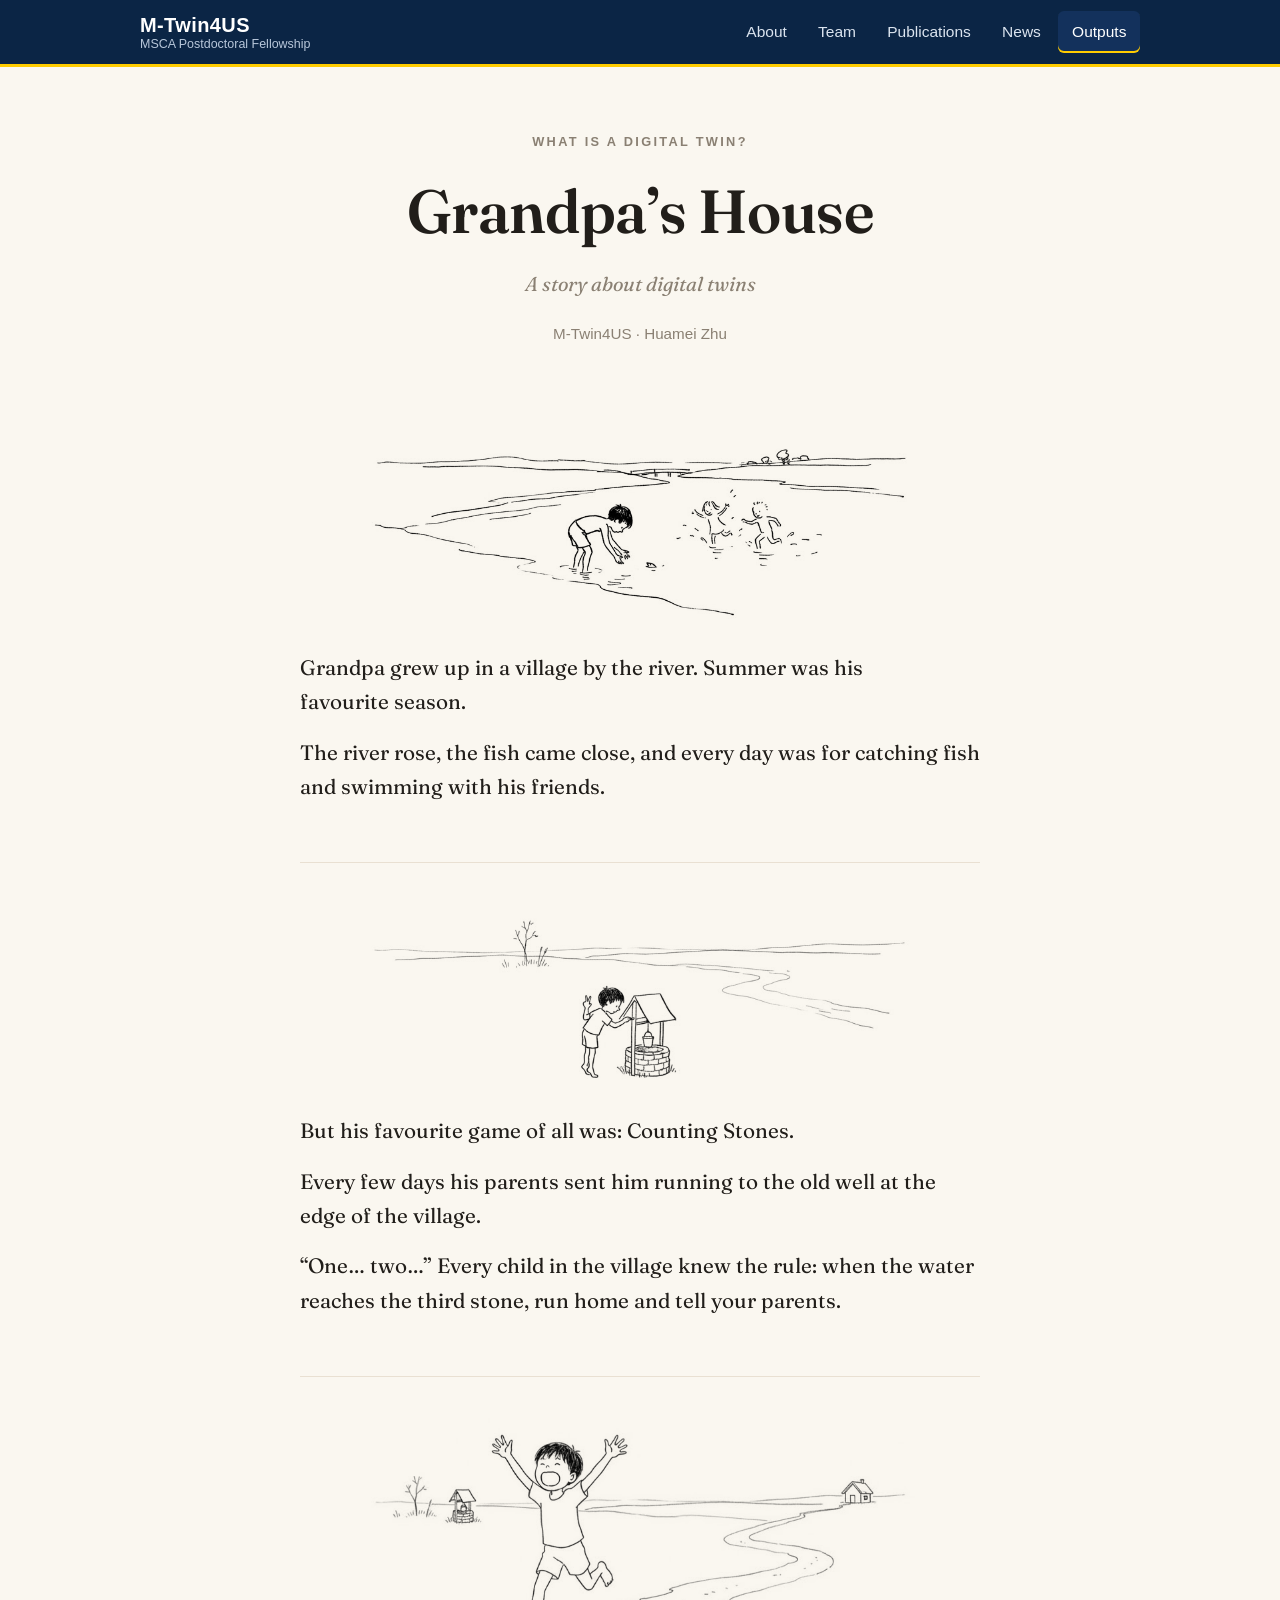
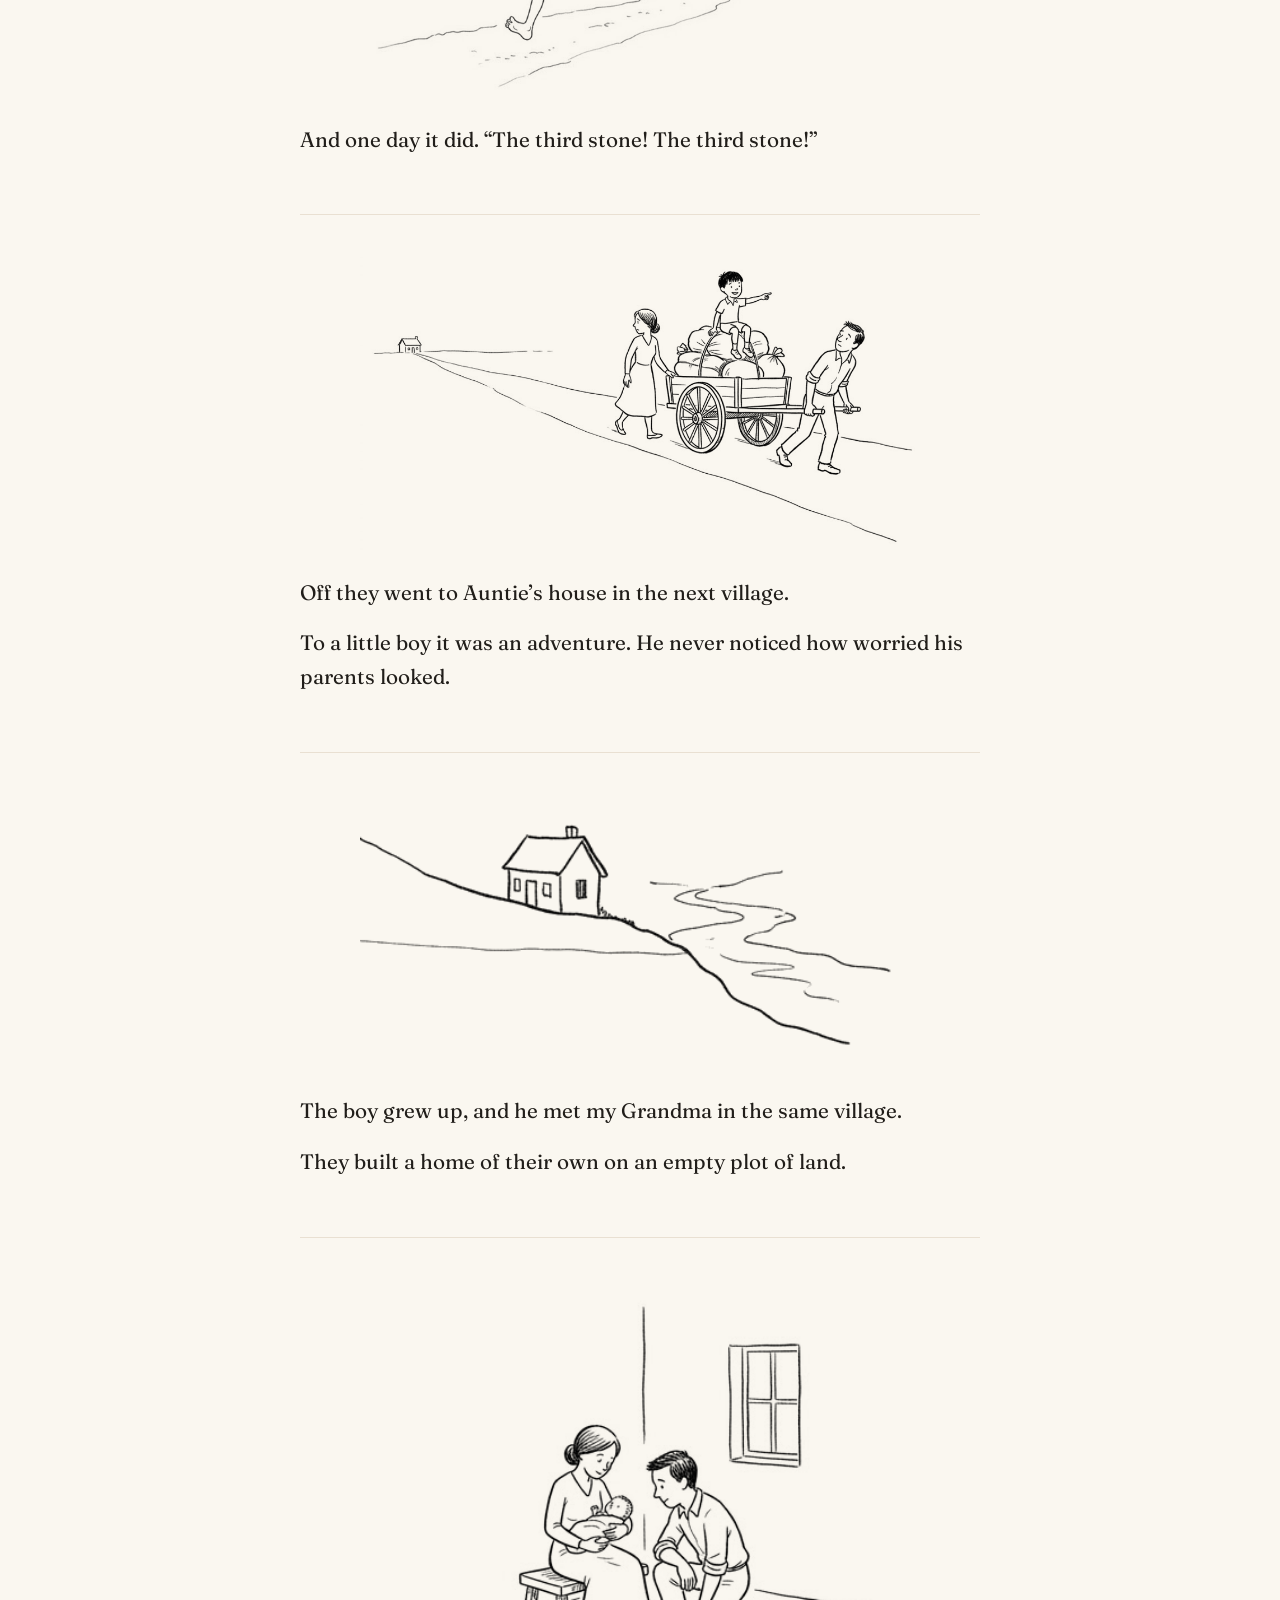
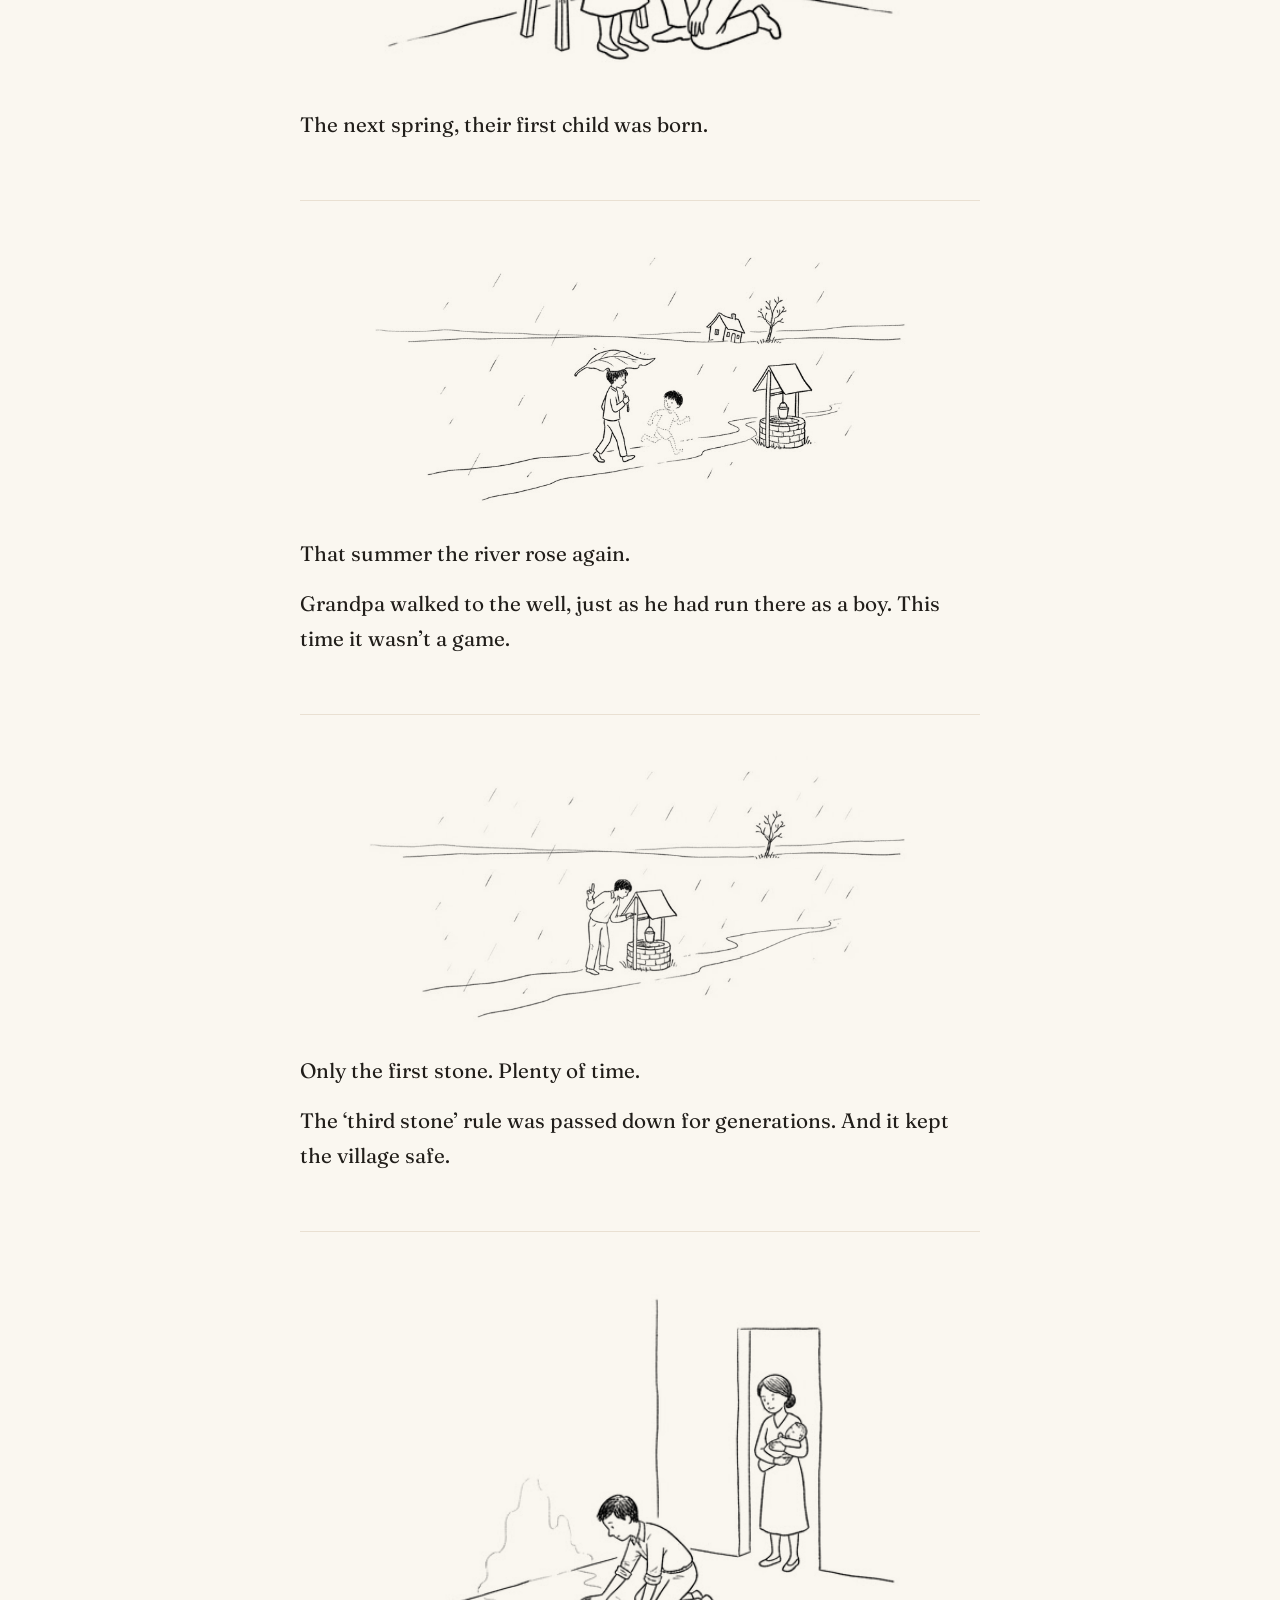
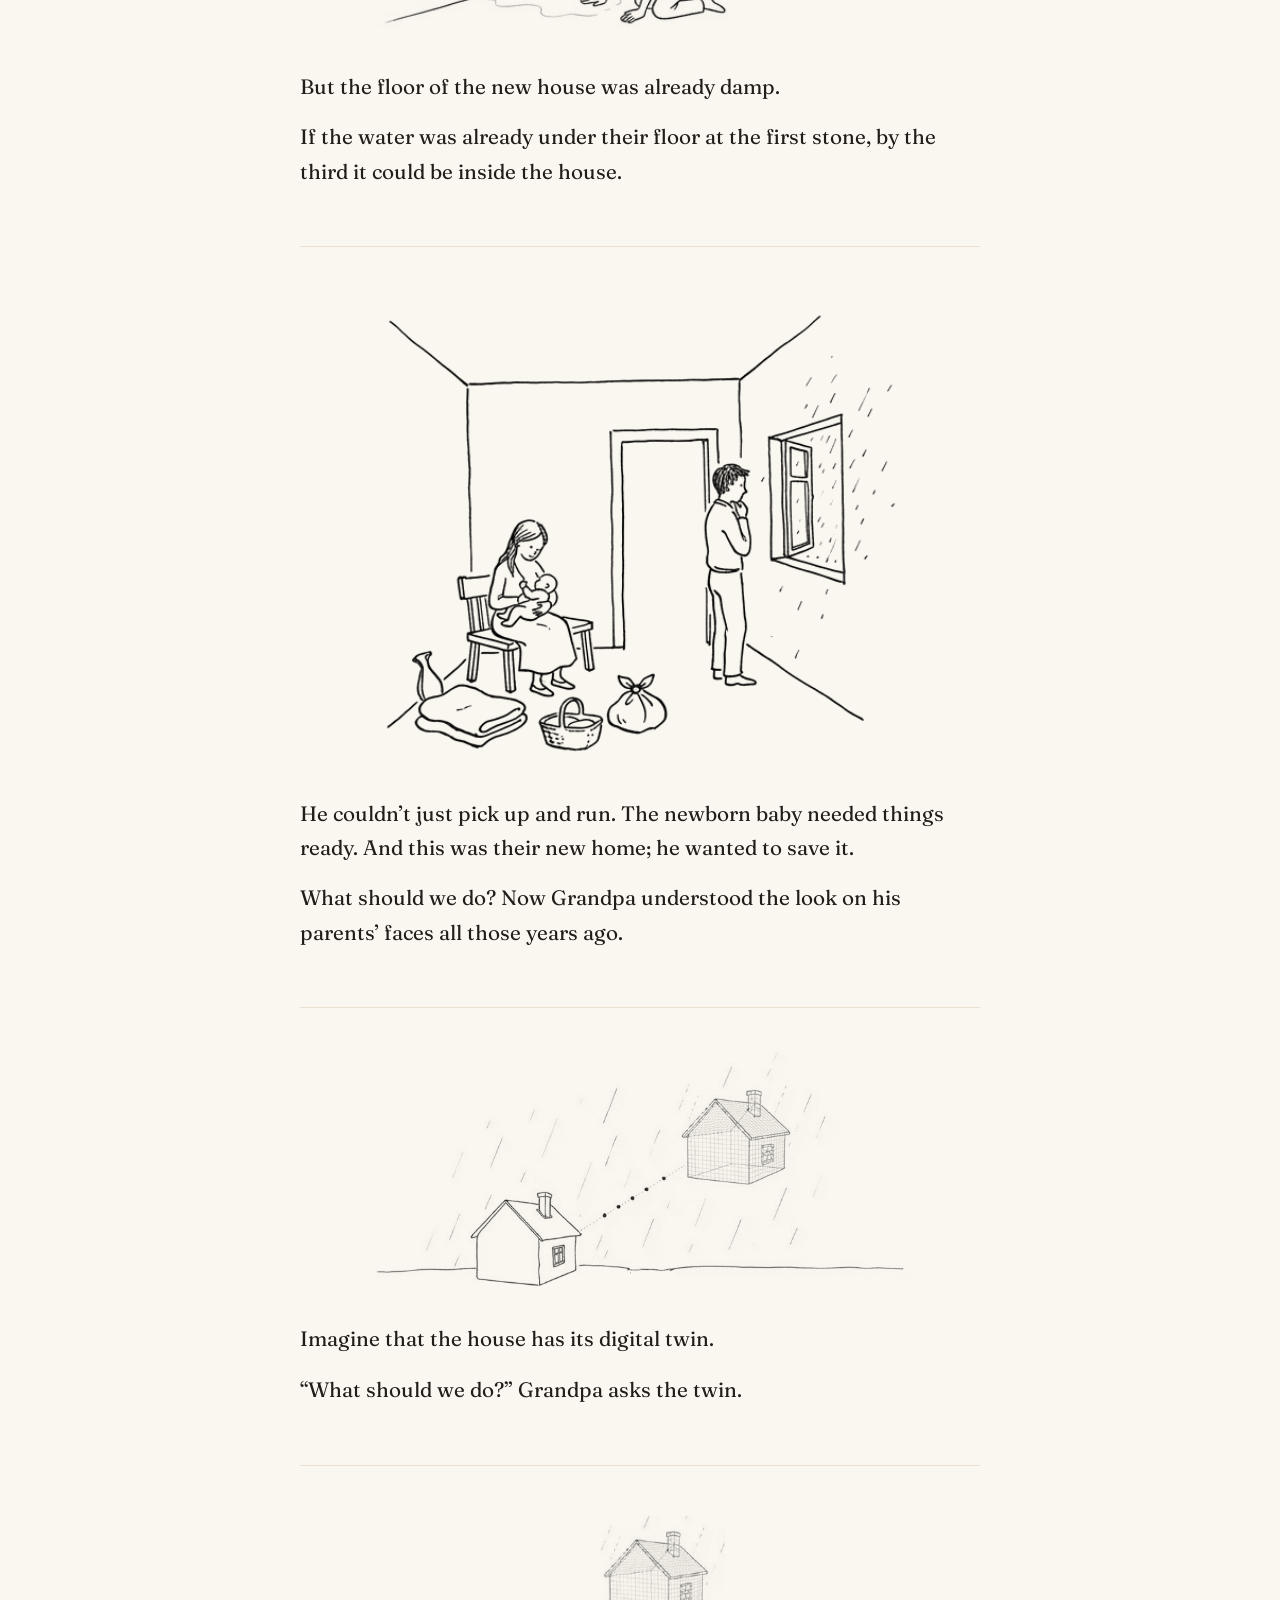
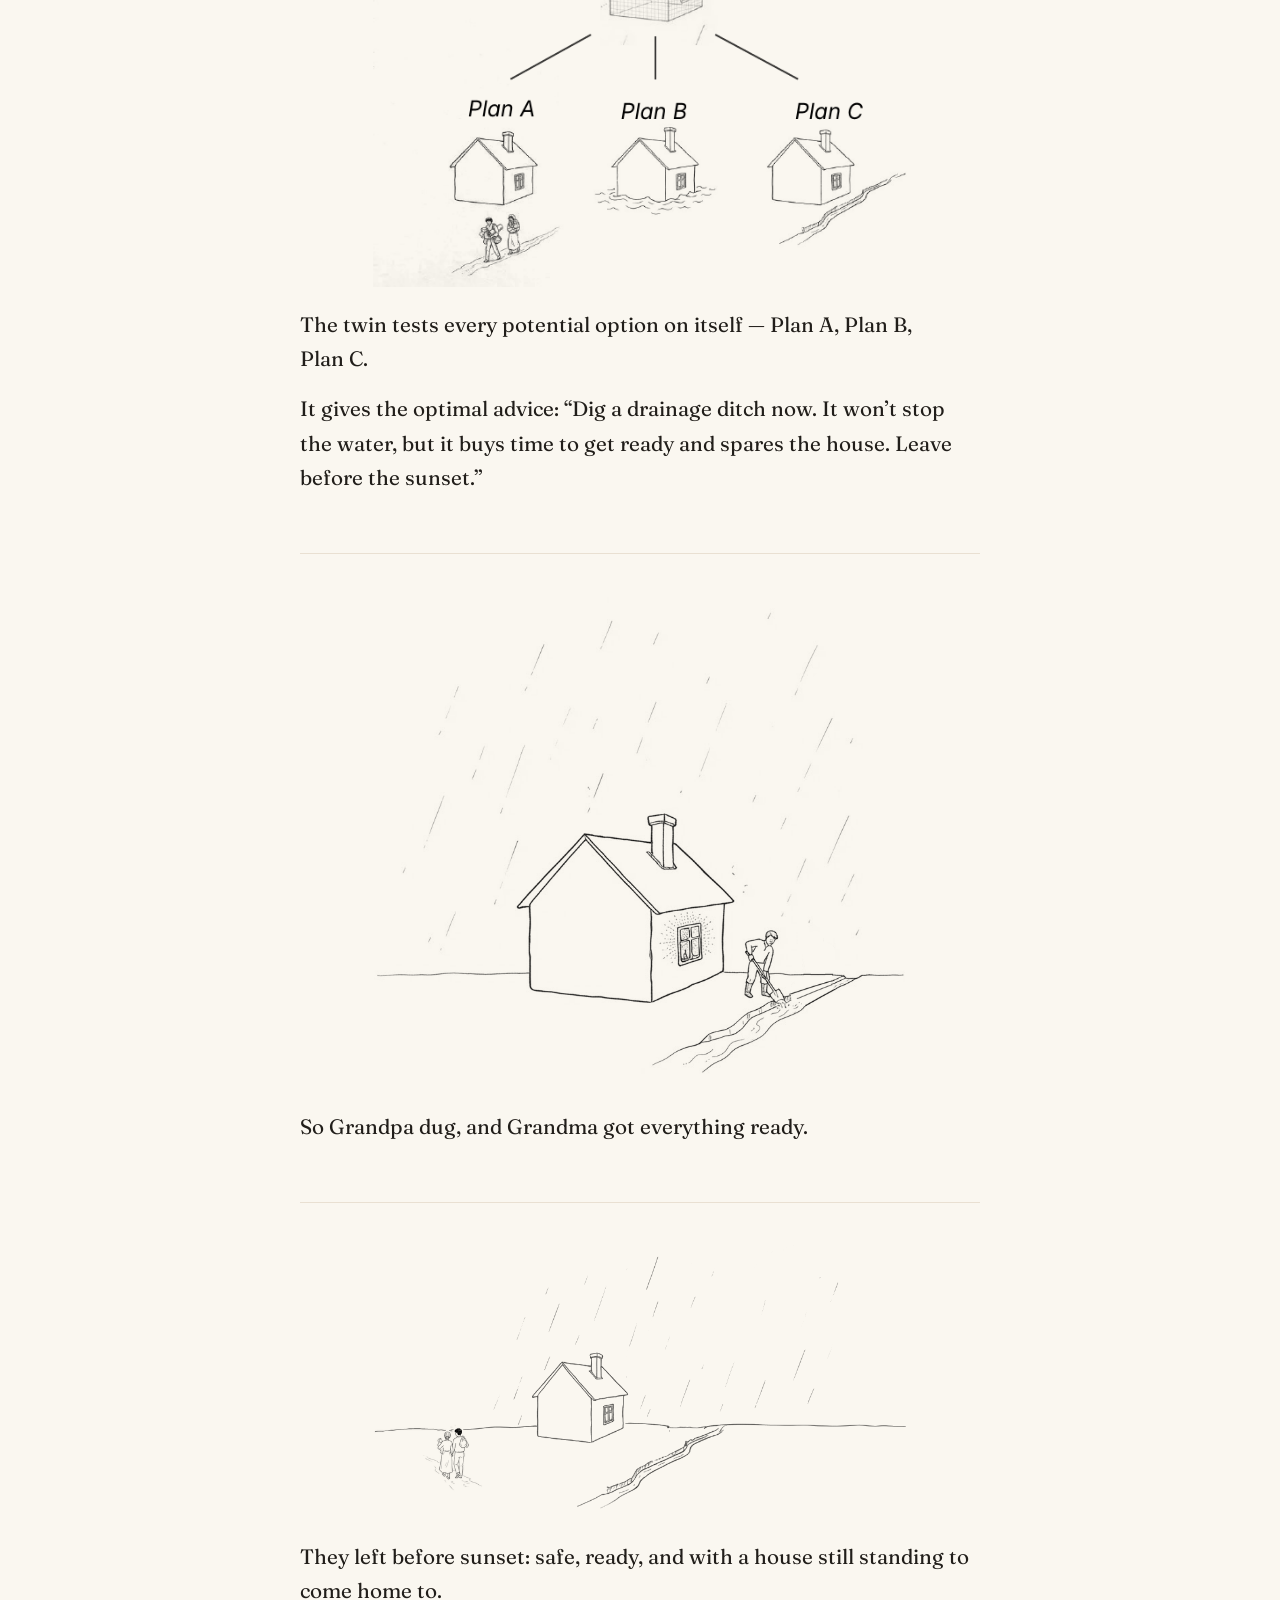
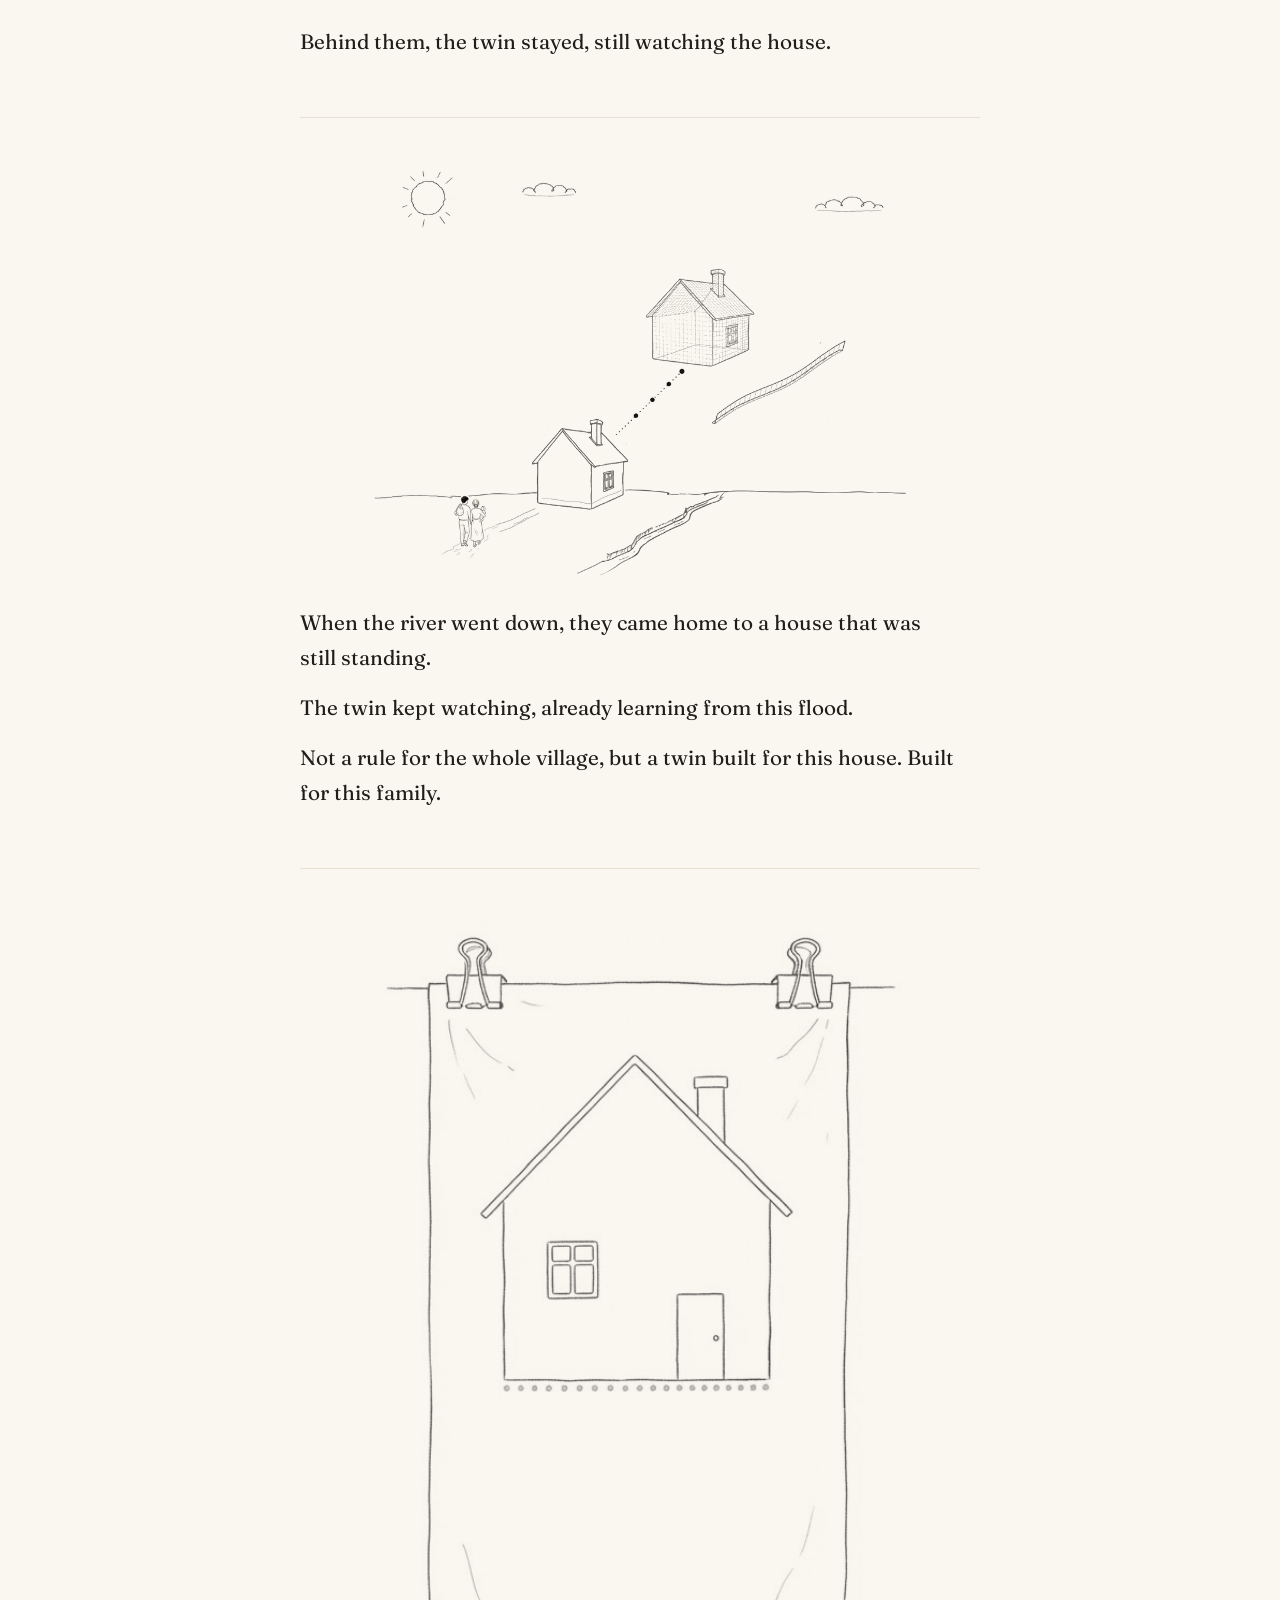
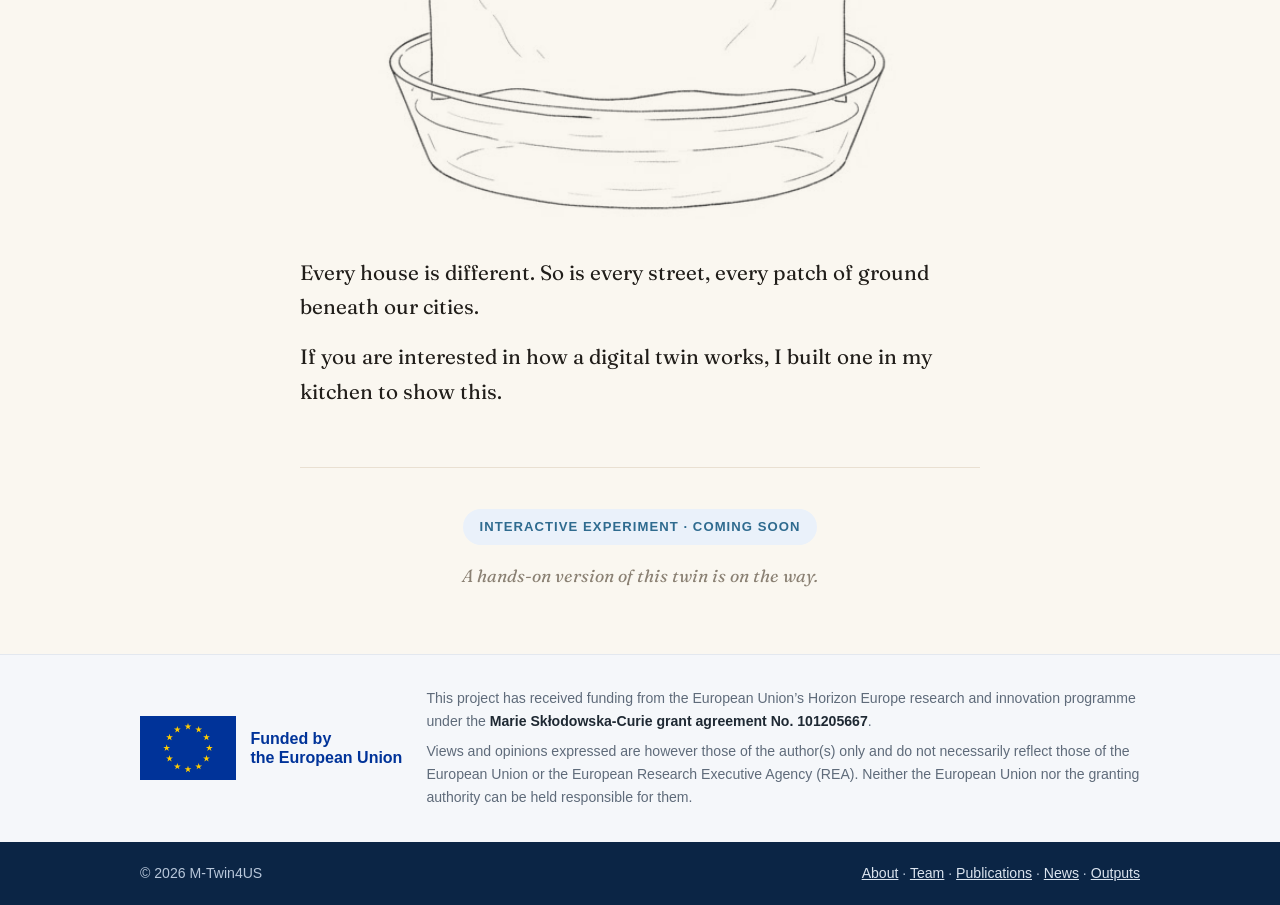
<file: story.html>
<!DOCTYPE html>
<html lang="en">
<head>
    <meta charset="UTF-8">
    <meta name="viewport" content="width=device-width, initial-scale=1.0">
    <title>Grandpa&rsquo;s House | M-Twin4US</title>
    <meta name="description" content="Grandpa's House: an illustrated story that explains what a digital twin is, through a family home by a flooding river.">
    <meta property="og:type" content="article">
    <meta property="og:site_name" content="M-Twin4US">
    <meta property="og:title" content="Grandpa's House — a story about digital twins">
    <meta property="og:description" content="An illustrated story that explains what a digital twin is, through a family home by a flooding river.">
    <meta property="og:url" content="https://m-twin4us.org/story.html">
    <meta property="og:image" content="https://m-twin4us.org/assets/img/story/scene11.png">
    <link rel="canonical" href="https://m-twin4us.org/story.html">
    <link rel="icon" href="/assets/img/favicon.svg" type="image/svg+xml">
    <link rel="stylesheet" href="/assets/css/style.css">
    <link rel="stylesheet" href="https://fonts.googleapis.com/css2?family=Fraunces:ital,opsz,wght@0,9..144,400;0,9..144,500;0,9..144,600;1,9..144,400&display=swap">
    <style>
        .story-main{background:#faf7f0;color:#211e1a}
        .story-wrap{max-width:720px;margin:0 auto;padding:0 20px}
        .story-cover{text-align:center;padding:4rem 0 2rem}
        .story-cover .kicker{font-size:.8rem;letter-spacing:.18em;text-transform:uppercase;color:#8a8073;font-weight:600}
        .story-cover h1{font-family:"Fraunces",Georgia,serif;font-weight:600;font-size:clamp(2.4rem,7vw,3.8rem);letter-spacing:-.01em;margin:.6rem 0 .3rem;color:#211e1a;text-wrap:balance}
        .story-cover .sub{font-family:"Fraunces",Georgia,serif;font-style:italic;color:#8a8073;font-size:1.25rem;margin:0}
        .story-cover .byline{margin-top:1.3rem;font-size:.95rem;color:#8a8073}
        .story-scene{margin:0;padding:2.6rem 0;border-top:1px solid #e9e0d2}
        .story-scene:first-of-type{border-top:none}
        .story-scene img{display:block;width:100%;max-width:560px;margin:0 auto;mix-blend-mode:multiply}
        .story-scene figcaption{margin-top:1.3rem}
        .story-scene p{font-family:"Fraunces",Georgia,serif;font-size:1.3rem;line-height:1.65;margin:0 0 1rem;text-wrap:pretty}
        .story-end{text-align:center;padding:2.6rem 0 4rem;border-top:1px solid #e9e0d2}
        .story-end .chip{display:inline-block;font-family:-apple-system,BlinkMacSystemFont,"Segoe UI",sans-serif;font-size:.82rem;letter-spacing:.08em;text-transform:uppercase;font-weight:700;color:#2f6b8f;background:#eaf1fa;padding:.45rem 1rem;border-radius:999px}
        .story-end p{font-family:"Fraunces",Georgia,serif;font-style:italic;color:#8a8073;margin:1rem 0 0;font-size:1.1rem}
        @media(max-width:600px){.story-scene p{font-size:1.15rem}.story-cover{padding:2.5rem 0 1.5rem}}
    </style>
</head>
<body>
    <a class="skip-link" href="#main">Skip to content</a>
    <header class="site-header">
        <div class="container">
            <a class="brand" href="/">
                <strong>M-Twin4US</strong>
                <span>MSCA Postdoctoral Fellowship</span>
            </a>
            <button class="nav-toggle" type="button" aria-controls="site-nav" aria-expanded="false" aria-label="Toggle navigation">
                <svg viewBox="0 0 24 24" fill="none" stroke="currentColor" stroke-width="2" stroke-linecap="round" aria-hidden="true"><path d="M4 6h16M4 12h16M4 18h16"/></svg>
            </button>
            <nav class="site-nav" id="site-nav" aria-label="Main">
                <ul>
                    <li><a href="/">About</a></li>
                    <li><a href="/team.html">Team</a></li>
                    <li><a href="/publications.html">Publications</a></li>
                    <li><a href="/news.html">News</a></li>
                    <li><a href="/outputs.html" aria-current="page">Outputs</a></li>
                </ul>
            </nav>
        </div>
    </header>

    <main id="main" class="story-main">
        <div class="story-wrap">
            <header class="story-cover">
                <div class="kicker">What is a digital twin?</div>
                <h1>Grandpa&rsquo;s House</h1>
                <p class="sub">A story about digital twins</p>
                <p class="byline">M-Twin4US &middot; Huamei Zhu</p>
            </header>

                <figure class="story-scene">
                    <img src="/assets/img/story/scene01.png" alt="Illustration 1" loading="lazy">
                    <figcaption>
                        <p>Grandpa grew up in a village by the river. Summer was his favourite season.</p>
                        <p>The river rose, the fish came close, and every day was for catching fish and swimming with his friends.</p>
                    </figcaption>
                </figure>
                <figure class="story-scene">
                    <img src="/assets/img/story/scene02.png" alt="Illustration 2" loading="lazy">
                    <figcaption>
                        <p>But his favourite game of all was: Counting Stones.</p>
                        <p>Every few days his parents sent him running to the old well at the edge of the village.</p>
                        <p>“One… two…” Every child in the village knew the rule: when the water reaches the third stone, run home and tell your parents.</p>
                    </figcaption>
                </figure>
                <figure class="story-scene">
                    <img src="/assets/img/story/scene03.png" alt="Illustration 3" loading="lazy">
                    <figcaption>
                        <p>And one day it did. “The third stone! The third stone!”</p>
                    </figcaption>
                </figure>
                <figure class="story-scene">
                    <img src="/assets/img/story/scene04.png" alt="Illustration 4" loading="lazy">
                    <figcaption>
                        <p>Off they went to Auntie’s house in the next village.</p>
                        <p>To a little boy it was an adventure. He never noticed how worried his parents looked.</p>
                    </figcaption>
                </figure>
                <figure class="story-scene">
                    <img src="/assets/img/story/scene05.png" alt="Illustration 5" loading="lazy">
                    <figcaption>
                        <p>The boy grew up, and he met my Grandma in the same village.</p>
                        <p>They built a home of their own on an empty plot of land.</p>
                    </figcaption>
                </figure>
                <figure class="story-scene">
                    <img src="/assets/img/story/scene06.png" alt="Illustration 6" loading="lazy">
                    <figcaption>
                        <p>The next spring, their first child was born.</p>
                    </figcaption>
                </figure>
                <figure class="story-scene">
                    <img src="/assets/img/story/scene07.png" alt="Illustration 7" loading="lazy">
                    <figcaption>
                        <p>That summer the river rose again.</p>
                        <p>Grandpa walked to the well, just as he had run there as a boy. This time it wasn’t a game.</p>
                    </figcaption>
                </figure>
                <figure class="story-scene">
                    <img src="/assets/img/story/scene08.png" alt="Illustration 8" loading="lazy">
                    <figcaption>
                        <p>Only the first stone. Plenty of time.</p>
                        <p>The ‘third stone’ rule was passed down for generations. And it kept the village safe.</p>
                    </figcaption>
                </figure>
                <figure class="story-scene">
                    <img src="/assets/img/story/scene09.png" alt="Illustration 9" loading="lazy">
                    <figcaption>
                        <p>But the floor of the new house was already damp.</p>
                        <p>If the water was already under their floor at the first stone, by the third it could be inside the house.</p>
                    </figcaption>
                </figure>
                <figure class="story-scene">
                    <img src="/assets/img/story/scene10.png" alt="Illustration 10" loading="lazy">
                    <figcaption>
                        <p>He couldn’t just pick up and run. The newborn baby needed things ready. And this was their new home; he wanted to save it.</p>
                        <p>What should we do? Now Grandpa understood the look on his parents’ faces all those years ago.</p>
                    </figcaption>
                </figure>
                <figure class="story-scene">
                    <img src="/assets/img/story/scene11.png" alt="Illustration 11" loading="lazy">
                    <figcaption>
                        <p>Imagine that the house has its digital twin.</p>
                        <p>“What should we do?” Grandpa asks the twin.</p>
                    </figcaption>
                </figure>
                <figure class="story-scene">
                    <img src="/assets/img/story/scene12.png" alt="Illustration 12" loading="lazy">
                    <figcaption>
                        <p>The twin tests every potential option on itself — Plan A, Plan B, Plan C.</p>
                        <p>It gives the optimal advice: “Dig a drainage ditch now. It won’t stop the water, but it buys time to get ready and spares the house. Leave before the sunset.”</p>
                    </figcaption>
                </figure>
                <figure class="story-scene">
                    <img src="/assets/img/story/scene13.png" alt="Illustration 13" loading="lazy">
                    <figcaption>
                        <p>So Grandpa dug, and Grandma got everything ready.</p>
                    </figcaption>
                </figure>
                <figure class="story-scene">
                    <img src="/assets/img/story/scene14.png" alt="Illustration 14" loading="lazy">
                    <figcaption>
                        <p>They left before sunset: safe, ready, and with a house still standing to come home to.</p>
                        <p>Behind them, the twin stayed, still watching the house.</p>
                    </figcaption>
                </figure>
                <figure class="story-scene">
                    <img src="/assets/img/story/scene15.png" alt="Illustration 15" loading="lazy">
                    <figcaption>
                        <p>When the river went down, they came home to a house that was still standing.</p>
                        <p>The twin kept watching, already learning from this flood.</p>
                        <p>Not a rule for the whole village, but a twin built for this house. Built for this family.</p>
                    </figcaption>
                </figure>
                <figure class="story-scene">
                    <img src="/assets/img/story/scene16.png" alt="Illustration 16" loading="lazy">
                    <figcaption>
                        <p>Every house is different. So is every street, every patch of ground beneath our cities.</p>
                        <p>If you are interested in how a digital twin works, I built one in my kitchen to show this.</p>
                    </figcaption>
                </figure>

            <div class="story-end">
                <span class="chip">Interactive experiment &middot; coming soon</span>
                <p>A hands-on version of this twin is on the way.</p>
            </div>
        </div>
    </main>

    <section class="funding" aria-label="Funding acknowledgement">
        <div class="container">
            <div class="eu-emblem">
                <img src="/assets/img/eu-flag.svg" alt="Flag of the European Union" width="96" height="64">
                <span>Funded by<br>the European Union</span>
            </div>
            <div>
                <p>This project has received funding from the European Union&rsquo;s Horizon Europe research and innovation programme under the <strong>Marie Sk&#322;odowska-Curie grant agreement No. 101205667</strong>.</p>
                <p>Views and opinions expressed are however those of the author(s) only and do not necessarily reflect those of the European Union or the European Research Executive Agency (REA). Neither the European Union nor the granting authority can be held responsible for them.</p>
            </div>
        </div>
    </section>
    <footer class="site-footer">
        <div class="container">
            <span>&copy; 2026 M-Twin4US</span>
            <span><a href="/">About</a> &middot; <a href="/team.html">Team</a> &middot; <a href="/publications.html">Publications</a> &middot; <a href="/news.html">News</a> &middot; <a href="/outputs.html">Outputs</a></span>
        </div>
    </footer>
    <script src="/assets/js/main.js"></script>
</body>
</html>
</file>
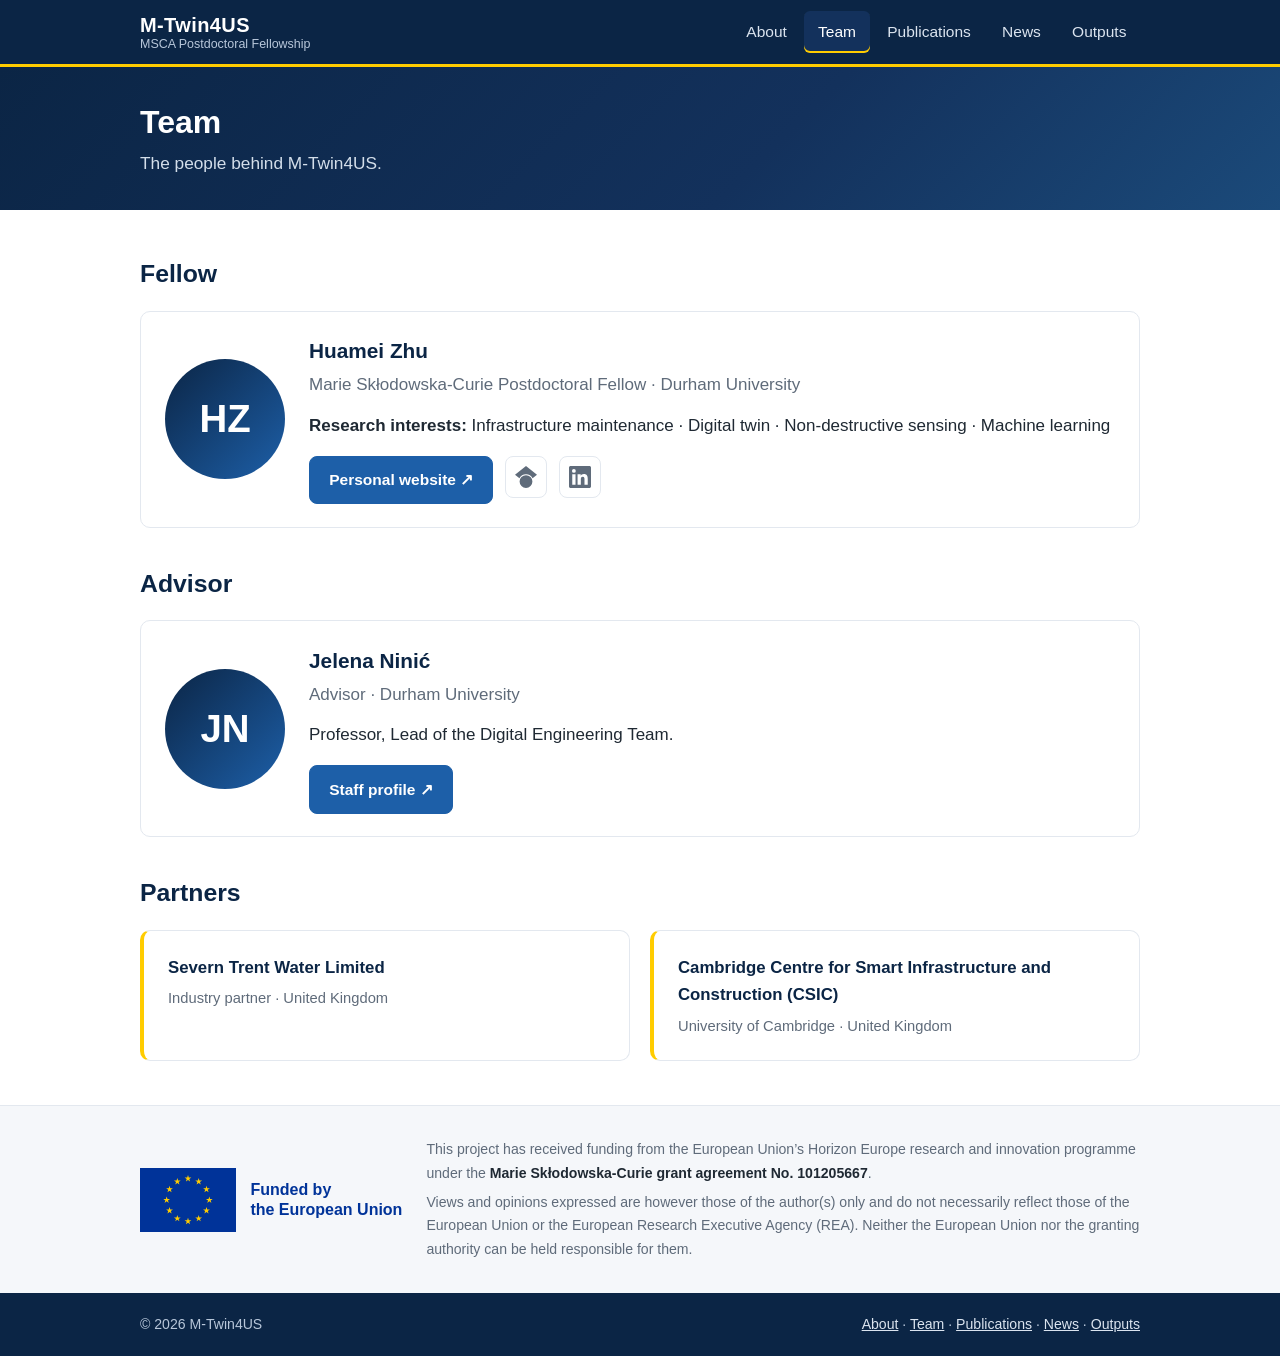
<file: team.html>
<!DOCTYPE html>
<html lang="en">
<head>
    <meta charset="UTF-8">
    <meta name="viewport" content="width=device-width, initial-scale=1.0">
    <title>Team | M-Twin4US</title>
    <meta name="description" content="The people behind the M-Twin4US Marie Skłodowska-Curie Postdoctoral Fellowship.">
    <meta property="og:type" content="website">
    <meta property="og:site_name" content="M-Twin4US">
    <meta property="og:title" content="Team | M-Twin4US">
    <meta property="og:description" content="The people behind the M-Twin4US Marie Skłodowska-Curie Postdoctoral Fellowship.">
    <meta property="og:url" content="https://m-twin4us.org/team.html">
    <link rel="canonical" href="https://m-twin4us.org/team.html">
    <link rel="icon" href="/assets/img/favicon.svg" type="image/svg+xml">
    <link rel="stylesheet" href="/assets/css/style.css">
</head>
<body>
    <a class="skip-link" href="#main">Skip to content</a>
    <header class="site-header">
        <div class="container">
            <a class="brand" href="/">
                <strong>M-Twin4US</strong>
                <span>MSCA Postdoctoral Fellowship</span>
            </a>
            <button class="nav-toggle" type="button" aria-controls="site-nav" aria-expanded="false" aria-label="Toggle navigation">
                <svg viewBox="0 0 24 24" fill="none" stroke="currentColor" stroke-width="2" stroke-linecap="round" aria-hidden="true"><path d="M4 6h16M4 12h16M4 18h16"/></svg>
            </button>
            <nav class="site-nav" id="site-nav" aria-label="Main">
                <ul>
                    <li><a href="/">About</a></li>
                    <li><a href="/team.html" aria-current="page">Team</a></li>
                    <li><a href="/publications.html">Publications</a></li>
                    <li><a href="/news.html">News</a></li>
                    <li><a href="/outputs.html">Outputs</a></li>
                </ul>
            </nav>
        </div>
    </header>

    <main id="main">
        <section class="hero page-hero">
            <div class="container">
                <h1>Team</h1>
                <p class="lead">The people behind M-Twin4US.</p>
            </div>
        </section>

        <section class="section">
            <div class="container">
                <h2 class="team-heading">Fellow</h2>
                <div class="card person">
                    <div class="avatar" aria-hidden="true">HZ</div>
                    <div>
                        <h3>Huamei Zhu</h3>
                        <p class="role">Marie Sk&#322;odowska-Curie Postdoctoral Fellow &middot; Durham University</p>
                        <p class="research-areas"><strong>Research interests:</strong> Infrastructure maintenance &middot; Digital twin &middot; Non-destructive sensing &middot; Machine learning</p>
                        <div class="btn-row">
                            <a class="btn" href="https://www.durham.ac.uk/staff/huamei-zhu/" target="_blank" rel="noopener">Personal website &#8599;</a>
                            <a class="icon-btn" href="https://scholar.google.com/citations?user=yGxI4poAAAAJ&amp;hl=en" target="_blank" rel="noopener" aria-label="Google Scholar" title="Google Scholar">
                                <svg viewBox="0 0 24 24" fill="currentColor" aria-hidden="true"><path d="M12 24a7 7 0 1 1 0-14 7 7 0 0 1 0 14zm0-24L0 9.5l4.838 3.94A8 8 0 0 1 12 9a8 8 0 0 1 7.162 4.44L24 9.5z"/></svg>
                            </a>
                            <a class="icon-btn" href="https://www.linkedin.com/in/huamei-zhu-478a93173/" target="_blank" rel="noopener" aria-label="LinkedIn" title="LinkedIn">
                                <svg viewBox="0 0 24 24" fill="currentColor" aria-hidden="true"><path d="M20.45 20.45h-3.56v-5.57c0-1.33-.02-3.04-1.85-3.04-1.85 0-2.14 1.45-2.14 2.94v5.67H9.35V9h3.41v1.56h.05c.48-.9 1.64-1.85 3.37-1.85 3.6 0 4.27 2.37 4.27 5.46zM5.34 7.43a2.07 2.07 0 1 1 0-4.14 2.07 2.07 0 0 1 0 4.14zM7.12 20.45H3.56V9h3.56zM22.22 0H1.77C.79 0 0 .77 0 1.73v20.54C0 23.22.79 24 1.77 24h20.45c.98 0 1.78-.78 1.78-1.73V1.73C24 .77 23.2 0 22.22 0z"/></svg>
                            </a>
                        </div>
                    </div>
                </div>

                <h2 class="team-heading">Advisor</h2>
                <div class="card person">
                    <div class="avatar" aria-hidden="true">JN</div>
                    <div>
                        <h3>Jelena Nini&#263;</h3>
                        <p class="role">Advisor &middot; Durham University</p>
                        <p>Professor, Lead of the Digital Engineering Team.</p>
                        <div class="btn-row">
                            <a class="btn" href="https://www.durham.ac.uk/staff/jelena-ninic/" target="_blank" rel="noopener">Staff profile &#8599;</a>
                        </div>
                    </div>
                </div>

                <h2 class="team-heading">Partners</h2>
                <div class="partners">
                    <a class="card partner" href="https://www.stwater.co.uk/" target="_blank" rel="noopener">
                        <strong>Severn Trent Water Limited</strong>
                        <span>Industry partner &middot; United Kingdom</span>
                    </a>
                    <a class="card partner" href="https://www-smartinfrastructure.eng.cam.ac.uk/" target="_blank" rel="noopener">
                        <strong>Cambridge Centre for Smart Infrastructure and Construction (CSIC)</strong>
                        <span>University of Cambridge &middot; United Kingdom</span>
                    </a>
                </div>
            </div>
        </section>
    </main>

    <section class="funding" aria-label="Funding acknowledgement">
        <div class="container">
            <div class="eu-emblem">
                <img src="/assets/img/eu-flag.svg" alt="Flag of the European Union" width="96" height="64">
                <span>Funded by<br>the European Union</span>
            </div>
            <div>
                <p>This project has received funding from the European Union&rsquo;s Horizon Europe research and innovation programme under the <strong>Marie Sk&#322;odowska-Curie grant agreement No. 101205667</strong>.</p>
                <p>Views and opinions expressed are however those of the author(s) only and do not necessarily reflect those of the European Union or the European Research Executive Agency (REA). Neither the European Union nor the granting authority can be held responsible for them.</p>
            </div>
        </div>
    </section>
    <footer class="site-footer">
        <div class="container">
            <span>&copy; 2026 M-Twin4US</span>
            <span><a href="/">About</a> &middot; <a href="/team.html">Team</a> &middot; <a href="/publications.html">Publications</a> &middot; <a href="/news.html">News</a> &middot; <a href="/outputs.html">Outputs</a></span>
        </div>
    </footer>
    <script src="/assets/js/main.js"></script>
</body>
</html>
</file>
<file: assets/css/style.css>
/* M-Twin4US shared styles */
:root {
    --navy: #0b2545;
    --navy-2: #13315c;
    --eu-blue: #003399;
    --eu-gold: #ffcc00;
    --accent: #1d5fa8;
    --accent-dark: #164a84;
    --text: #1f2933;
    --muted: #5f6b7a;
    --line: #e3e8ef;
    --bg: #ffffff;
    --bg-soft: #f5f7fa;
    --radius: 10px;
    --max: 1040px;
}

* { box-sizing: border-box; }

html { -webkit-text-size-adjust: 100%; scroll-behavior: smooth; }

body {
    margin: 0;
    font-family: -apple-system, BlinkMacSystemFont, "Segoe UI", Roboto, "Helvetica Neue", Arial, sans-serif;
    font-size: 17px;
    line-height: 1.65;
    color: var(--text);
    background: var(--bg);
    min-height: 100vh;
    display: flex;
    flex-direction: column;
}

a { color: var(--accent); }
a:hover { color: var(--accent-dark); }
img { max-width: 100%; height: auto; }

.container { max-width: var(--max); margin: 0 auto; padding: 0 1.25rem; }

.skip-link {
    position: absolute; left: -999px; top: 0;
    background: var(--eu-gold); color: #000; padding: .5rem 1rem; z-index: 100;
}
.skip-link:focus { left: 1rem; }

/* ---------- Header / navigation ---------- */
.site-header {
    position: sticky; top: 0; z-index: 50;
    background: var(--navy);
    color: #fff;
    border-bottom: 3px solid var(--eu-gold);
}
.site-header .container {
    display: flex; align-items: center; justify-content: space-between;
    min-height: 64px; gap: 1rem;
}
.brand { color: #fff; text-decoration: none; display: flex; flex-direction: column; line-height: 1.2; }
.brand:hover { color: #fff; }
.brand strong { font-size: 1.25rem; letter-spacing: .02em; }
.brand span { font-size: .78rem; color: #b8c7da; }

.nav-toggle {
    display: none;
    background: none; border: 1px solid rgba(255,255,255,.35); border-radius: 6px;
    color: #fff; padding: .45rem .6rem; cursor: pointer; line-height: 0;
}
.nav-toggle svg { width: 22px; height: 22px; }

.site-nav ul { list-style: none; margin: 0; padding: 0; display: flex; gap: .25rem; }
.site-nav a {
    display: block; padding: .5rem .85rem; border-radius: 6px;
    color: #dbe4ef; text-decoration: none; font-weight: 500; font-size: .97rem;
}
.site-nav a:hover { background: var(--navy-2); color: #fff; }
.site-nav a[aria-current="page"] { color: #fff; background: var(--navy-2); box-shadow: inset 0 -2px 0 var(--eu-gold); }

/* ---------- Page hero ---------- */
.hero {
    background: linear-gradient(135deg, var(--navy) 0%, var(--navy-2) 60%, #1b4a7a 100%);
    color: #fff;
    padding: 3.5rem 0 3rem;
}
.hero h1 { font-size: 2.4rem; line-height: 1.2; margin: 0 0 .5rem; }
.hero .lead { font-size: 1.2rem; color: #d3deea; margin: 0 0 1.5rem; max-width: 720px; }
.hero .eyebrow {
    display: inline-block; font-size: .8rem; letter-spacing: .08em; text-transform: uppercase;
    color: var(--eu-gold); font-weight: 600; margin-bottom: .75rem;
}
.page-hero { padding: 2.25rem 0 2rem; }
.page-hero h1 { font-size: 2rem; }
.page-hero .lead { margin-bottom: 0; font-size: 1.08rem; }

/* ---------- Content ---------- */
main { display: block; flex: 1 0 auto; }
.section { padding: 2.75rem 0; }
.section + .section { border-top: 1px solid var(--line); }
.section h2 { font-size: 1.55rem; margin: 0 0 1rem; color: var(--navy); }
.section h3 { font-size: 1.15rem; margin: 1.5rem 0 .5rem; color: var(--navy); }
.section p { margin: 0 0 1rem; }

.grid-2 { display: grid; grid-template-columns: 1.6fr 1fr; gap: 2.5rem; align-items: start; }
.grid-3 { display: grid; grid-template-columns: repeat(3, 1fr); gap: 1.25rem; }

.card {
    background: var(--bg); border: 1px solid var(--line); border-radius: var(--radius);
    padding: 1.4rem 1.5rem;
}
.card.soft { background: var(--bg-soft); }
.card h3 { margin-top: 0; }

.facts { margin: 0; }
.facts div { padding: .6rem 0; border-bottom: 1px solid var(--line); }
.facts div:last-child { border-bottom: 0; }
.facts dt { font-size: .8rem; text-transform: uppercase; letter-spacing: .05em; color: var(--muted); }
.facts dd { margin: .1rem 0 0; font-weight: 500; }

.pillar .num {
    display: inline-flex; align-items: center; justify-content: center;
    width: 2rem; height: 2rem; border-radius: 50%;
    background: var(--navy); color: var(--eu-gold); font-weight: 700; font-size: .95rem;
    margin-bottom: .6rem;
}
.pillar p { color: var(--muted); font-size: .97rem; margin: 0; }

.btn {
    display: inline-flex; align-items: center; gap: .4rem;
    padding: .65rem 1.2rem; border-radius: 8px;
    background: var(--accent); color: #fff; text-decoration: none; font-weight: 600;
    border: 1px solid var(--accent); font-size: .97rem;
}
.btn:hover { background: var(--accent-dark); border-color: var(--accent-dark); color: #fff; }
.btn.secondary { background: transparent; color: var(--accent); }
.btn.secondary:hover { background: var(--bg-soft); color: var(--accent-dark); }
.hero .btn.secondary { color: #fff; border-color: rgba(255,255,255,.55); }
.hero .btn.secondary:hover { background: rgba(255,255,255,.1); }
.btn-row { display: flex; flex-wrap: wrap; gap: .75rem; }

.todo {
    background: #fff7d6; border: 1px dashed #d4a500; color: #6b5200;
    padding: 0 .3em; border-radius: 4px; font-size: .92em;
}

/* ---------- Team ---------- */
.person {
    display: grid; grid-template-columns: 120px 1fr; gap: 1.5rem; align-items: center;
}
.avatar {
    width: 120px; height: 120px; border-radius: 50%;
    background: linear-gradient(135deg, var(--navy), var(--accent));
    color: #fff; font-size: 2.4rem; font-weight: 700;
    display: flex; align-items: center; justify-content: center;
}
.person h3 { margin: 0; font-size: 1.3rem; }
.person .role { color: var(--muted); margin: .15rem 0 .8rem; }

/* ---------- Publications ---------- */
.pub-year { font-size: 1.2rem; color: var(--navy); margin: 2rem 0 .75rem; padding-bottom: .35rem; border-bottom: 2px solid var(--line); }
.pub-year:first-of-type { margin-top: 0; }
.pub-list { list-style: none; margin: 0; padding: 0; }
.pub {
    padding: 1.1rem 1.25rem; margin-bottom: .9rem;
    border: 1px solid var(--line); border-left: 4px solid var(--accent); border-radius: var(--radius);
}
.pub-type {
    display: inline-block; font-size: .72rem; font-weight: 700; letter-spacing: .06em; text-transform: uppercase;
    color: var(--accent); background: #eaf1fa; padding: .1rem .5rem; border-radius: 4px; margin-bottom: .4rem;
}
.pub-type.conf { color: #7a4d00; background: #fff2d1; }
.pub-title { font-weight: 600; font-size: 1.05rem; margin: 0 0 .3rem; line-height: 1.4; }
.pub-title a { color: var(--text); text-decoration: none; }
.pub-title a:hover { color: var(--accent); text-decoration: underline; }
.pub-authors { margin: 0 0 .2rem; font-size: .95rem; }
.pub-authors .me { font-weight: 700; text-decoration: underline; text-decoration-color: var(--eu-gold); text-decoration-thickness: 2px; }
.pub-venue { margin: 0; font-size: .95rem; color: var(--muted); font-style: italic; }
.section .pub > p { margin-bottom: .25rem; }
.section .pub > p:last-child { margin-bottom: 0; }
.pub-links { margin-top: .6rem; display: flex; flex-wrap: wrap; gap: .5rem; align-items: center; font-size: .9rem; }
.pub-links a { text-decoration: none; font-weight: 600; }
.pub details { width: 100%; }
.pub summary { cursor: pointer; color: var(--accent); font-weight: 600; }
.pub pre {
    background: var(--bg-soft); border: 1px solid var(--line); border-radius: 6px;
    padding: .75rem; font-size: .8rem; overflow-x: auto; margin: .5rem 0 0; white-space: pre;
}

/* ---------- Outputs / dashboard ---------- */
.stats { display: grid; grid-template-columns: repeat(3, 1fr); gap: 1rem; margin: 1.25rem 0 1.75rem; }
.stat { background: var(--bg-soft); border-radius: var(--radius); padding: 1rem 1.2rem; }
.stat strong { display: block; font-size: 1.6rem; color: var(--navy); line-height: 1.2; }
.stat span { color: var(--muted); font-size: .9rem; }

.embed {
    position: relative; border: 1px solid var(--line); border-radius: var(--radius);
    overflow: hidden; background: var(--bg-soft);
}
.embed iframe {
    display: block; width: 100%; height: 900px; height: min(900px, 85vh); min-height: 560px; border: 0; background: #fff;
}
.embed-loader {
    position: absolute; inset: 0; display: flex; flex-direction: column; align-items: center; justify-content: center;
    gap: .9rem; padding: 1.5rem; text-align: center; background: var(--bg-soft); color: var(--muted);
    transition: opacity .4s ease;
}
.embed-loader.hidden { opacity: 0; pointer-events: none; }
.spinner {
    width: 42px; height: 42px; border-radius: 50%;
    border: 4px solid var(--line); border-top-color: var(--accent);
    animation: spin 1s linear infinite;
}
@keyframes spin { to { transform: rotate(360deg); } }
.embed-note { font-size: .9rem; color: var(--muted); margin-top: .75rem; }
.mobile-only { display: none; }

/* ---------- Footer / EU funding ---------- */
.funding {
    background: var(--bg-soft); border-top: 1px solid var(--line);
    padding: 2rem 0;
}
.funding .container { display: flex; gap: 1.5rem; align-items: center; }
.eu-emblem { display: flex; align-items: center; gap: .9rem; flex-shrink: 0; }
.eu-emblem img { width: 96px; height: 64px; display: block; }
.eu-emblem span { font-weight: 700; color: var(--eu-blue); line-height: 1.2; font-size: 1rem; }
.funding p { margin: 0 0 .4rem; font-size: .88rem; color: var(--muted); }
.funding p:last-child { margin-bottom: 0; }
.funding strong { color: var(--text); }

.site-footer { background: var(--navy); color: #b8c7da; font-size: .88rem; padding: 1.25rem 0; }
.site-footer .container { display: flex; justify-content: space-between; flex-wrap: wrap; gap: .5rem 1.5rem; }
.site-footer a { color: #dbe4ef; }

/* ---------- Responsive ---------- */
@media (max-width: 860px) {
    .grid-2 { grid-template-columns: 1fr; gap: 1.75rem; }
    .grid-3 { grid-template-columns: 1fr; }
}

@media (max-width: 720px) {
    body { font-size: 16px; }
    .nav-toggle { display: inline-flex; }
    .site-nav {
        position: absolute; top: 100%; left: 0; right: 0;
        background: var(--navy); border-bottom: 3px solid var(--eu-gold);
        display: none;
    }
    .site-nav.open { display: block; }
    .site-nav ul { flex-direction: column; padding: .5rem 1.25rem 1rem; gap: 0; }
    .site-nav a { padding: .8rem .5rem; border-radius: 0; border-bottom: 1px solid rgba(255,255,255,.08); }
    .site-nav a[aria-current="page"] { box-shadow: inset 3px 0 0 var(--eu-gold); }

    .hero { padding: 2.25rem 0 2rem; }
    .hero h1 { font-size: 1.85rem; }
    .hero .lead { font-size: 1.05rem; }
    .page-hero h1 { font-size: 1.6rem; }
    .section { padding: 2rem 0; }
    .section h2 { font-size: 1.35rem; }

    .person { grid-template-columns: 1fr; text-align: center; justify-items: center; }
    .person .btn-row { justify-content: center; }

    .stats { grid-template-columns: 1fr; gap: .6rem; }
    .stat { display: flex; align-items: baseline; gap: .6rem; }
    .stat strong { font-size: 1.3rem; }

    .embed iframe { height: 75vh; min-height: 480px; }
    .mobile-only { display: block; }

    .funding .container { flex-direction: column; align-items: flex-start; }
    .pub { padding: 1rem; }
}

/* ---------- Team: section headings and partners ---------- */
.team-heading { margin-top: 2.25rem !important; }
.team-heading:first-child { margin-top: 0 !important; }
.partners { display: grid; grid-template-columns: repeat(2, 1fr); gap: 1.25rem; }
.partner {
    display: flex; flex-direction: column; gap: .3rem;
    text-decoration: none; color: var(--text);
    border-left: 4px solid var(--eu-gold);
    transition: border-color .2s, box-shadow .2s;
}
.partner:hover { color: var(--text); border-color: var(--accent); box-shadow: 0 2px 10px rgba(11,37,69,.08); }
.partner strong { font-size: 1.05rem; color: var(--navy); }
.partner span { color: var(--muted); font-size: .92rem; }
@media (max-width: 720px) { .partners { grid-template-columns: 1fr; } }

/* ---------- Icon-only link buttons ---------- */
.icon-btn {
    display: inline-flex; align-items: center; justify-content: center;
    width: 42px; height: 42px; border-radius: 8px;
    border: 1px solid var(--line); color: var(--muted); background: var(--bg);
    transition: color .2s, border-color .2s, background .2s;
}
.icon-btn svg { width: 22px; height: 22px; display: block; }
.icon-btn:hover { color: var(--accent); border-color: var(--accent); background: var(--bg-soft); }

/* ---------- Project framework figure ---------- */
.project-figure { margin: 2rem 0 0; }
.project-figure img {
    width: 100%; height: auto; display: block;
    border: 1px solid var(--line); border-radius: var(--radius); background: #fff;
}
.project-figure figcaption {
    margin-top: .75rem; font-size: .9rem; color: var(--muted); line-height: 1.5;
}

/* ---------- News (image left, text right) ---------- */
.news-list { list-style: none; margin: 0; padding: 0; }
.news-item {
    display: grid; grid-template-columns: 240px 1fr; gap: 1.5rem; align-items: start;
    padding: 1.5rem 0; border-bottom: 1px solid var(--line);
}
.news-item:last-child { border-bottom: 0; }
.news-item:first-child { padding-top: 0; }
.news-media {
    aspect-ratio: 4 / 3; overflow: hidden;
    border: 1px solid var(--line); border-radius: 8px; background: var(--line);
    display: grid; grid-template-columns: 1fr; gap: 2px;
}
.news-media.imgs-2 { grid-template-columns: 1fr 1fr; }
.news-media.imgs-4 { grid-template-columns: 1fr 1fr; grid-template-rows: 1fr 1fr; }
.news-media img { width: 100%; height: 100%; object-fit: cover; display: block; }
.news-body h3 { margin: .35rem 0 .4rem; font-size: 1.15rem; color: var(--navy); }
.news-body p { margin: 0; }
.news-meta { display: flex; align-items: center; gap: .6rem; color: var(--muted); font-weight: 600; font-size: .9rem; }
.news-tag {
    display: inline-block; font-size: .72rem; font-weight: 700; letter-spacing: .06em; text-transform: uppercase;
    color: var(--accent); background: #eaf1fa; padding: .1rem .5rem; border-radius: 4px;
}
.news-tag.event, .news-tag.career { color: #146c43; background: #e3f3ea; }
.news-tag.award { color: #8a5a00; background: #fff2d1; }
.news-tag.outreach { color: #6b3fa0; background: #efe7fb; }
@media (max-width: 720px) {
    .news-item { grid-template-columns: 1fr; gap: .75rem; }
}
</file>
